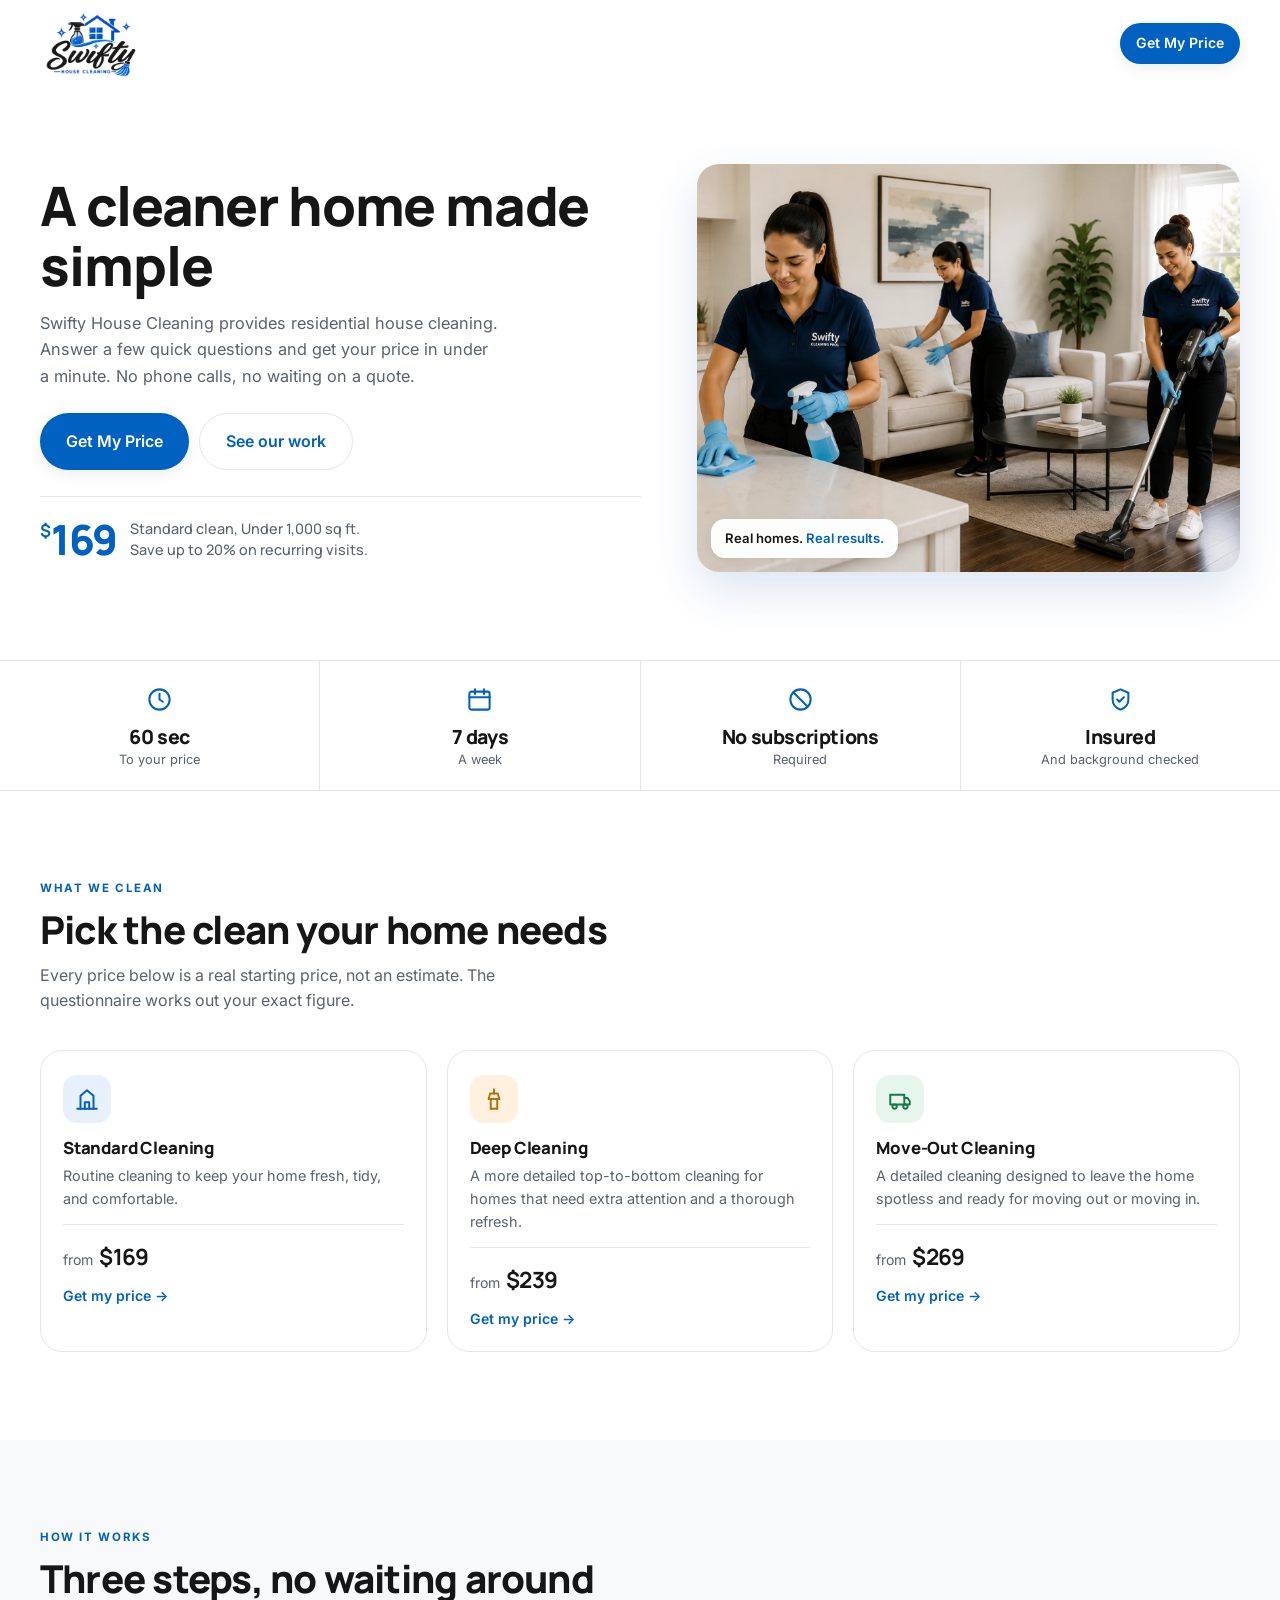
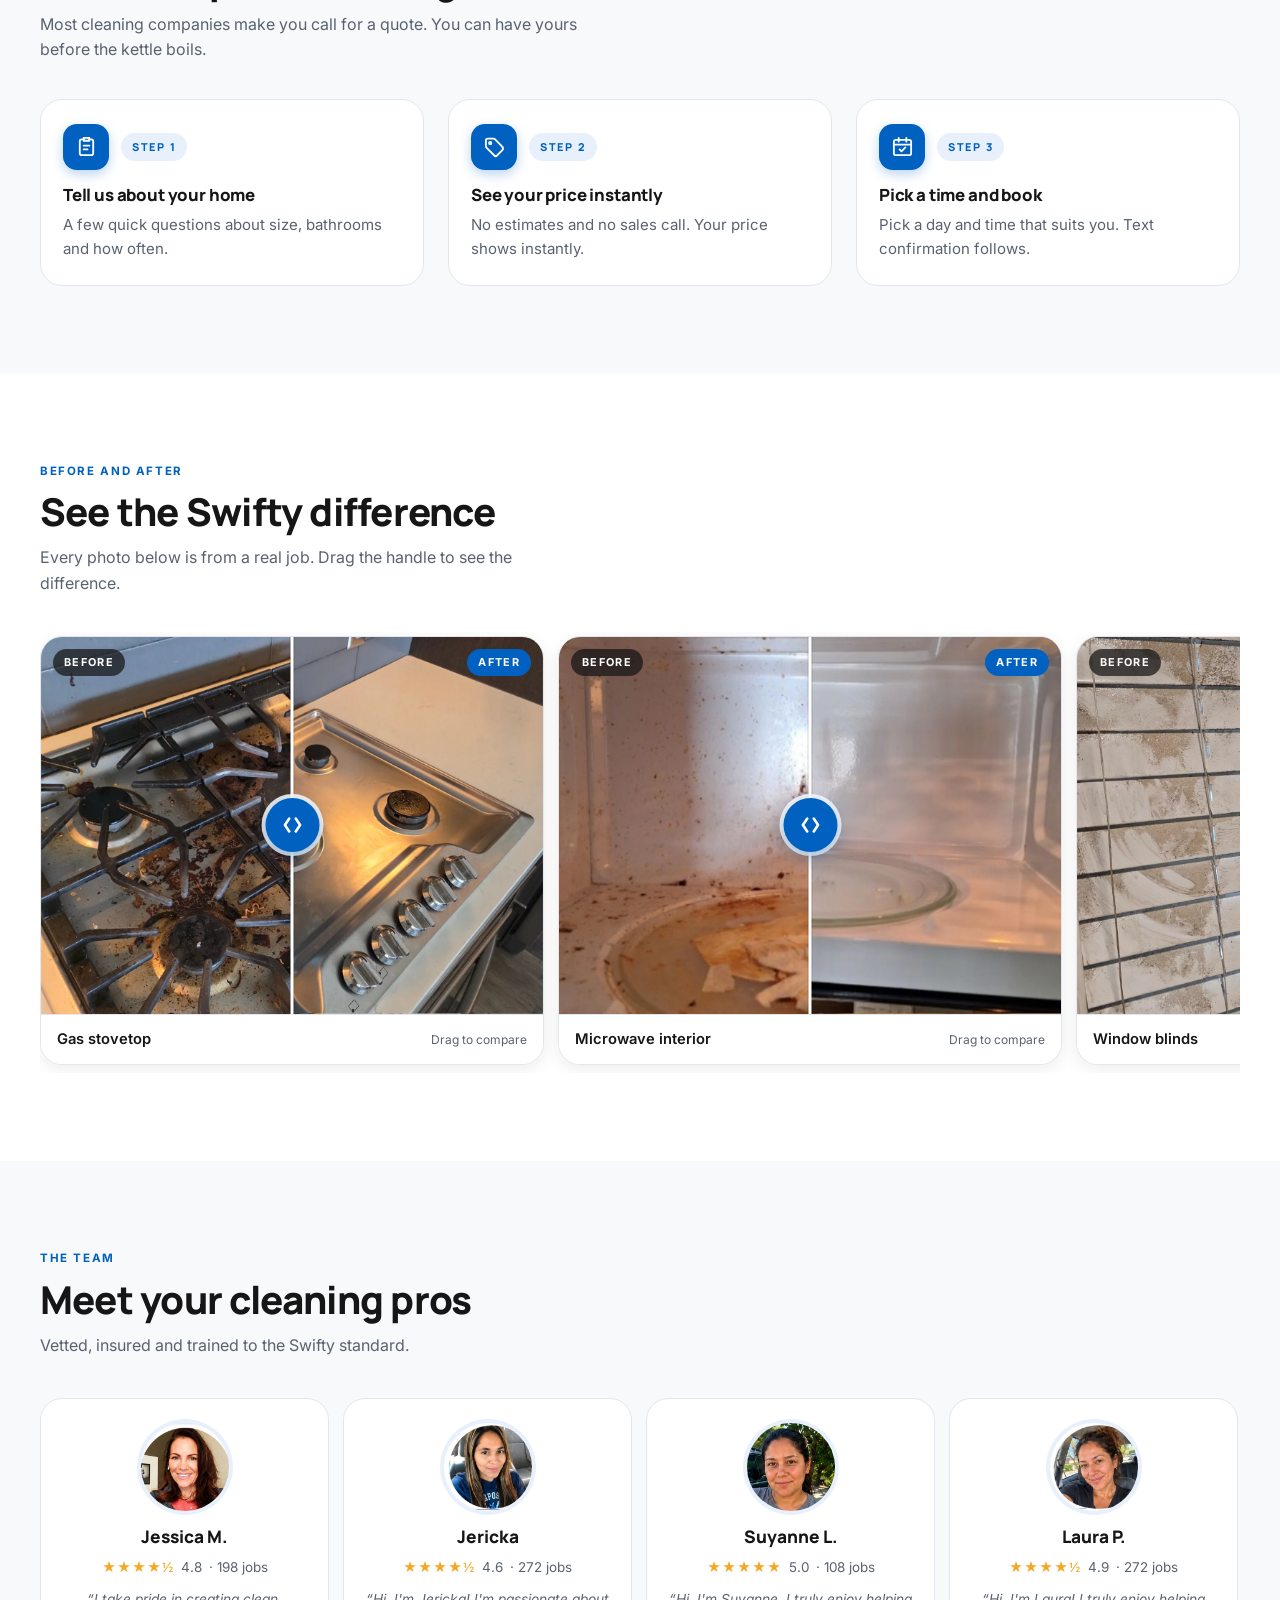
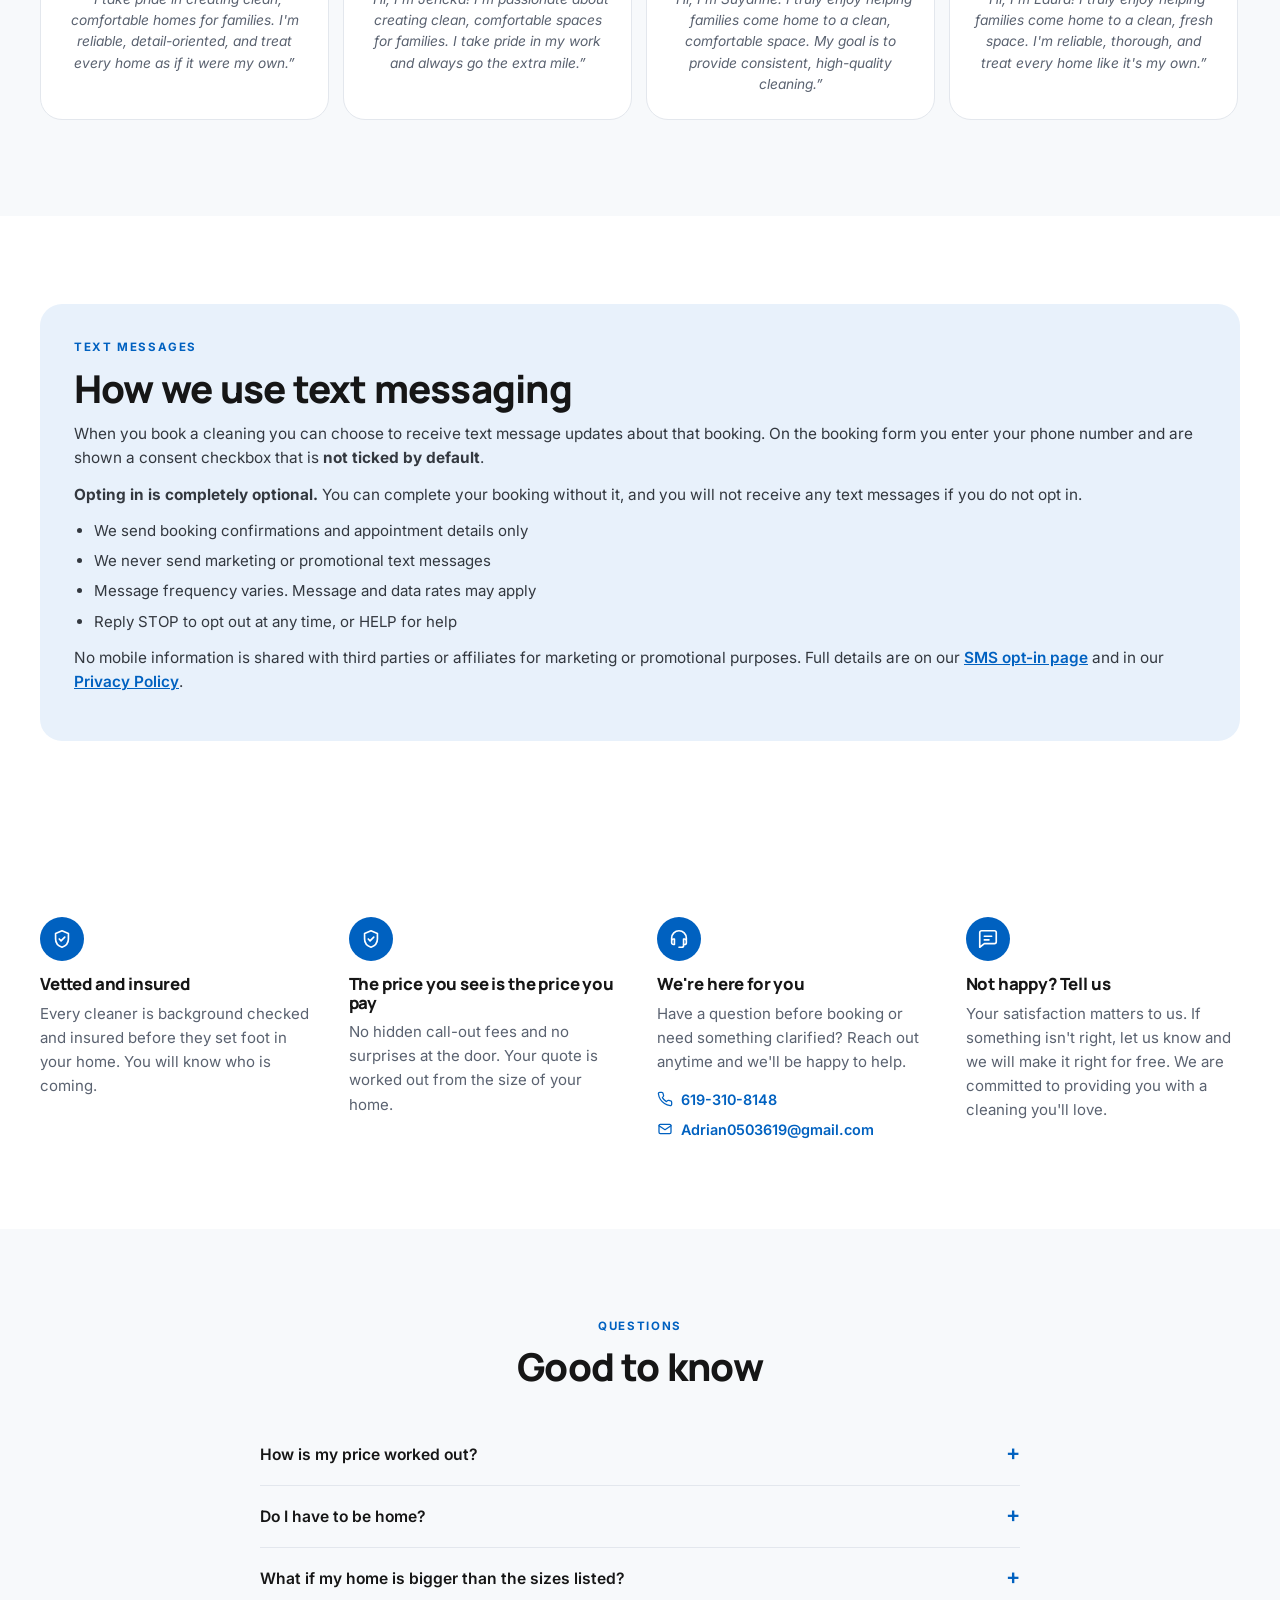
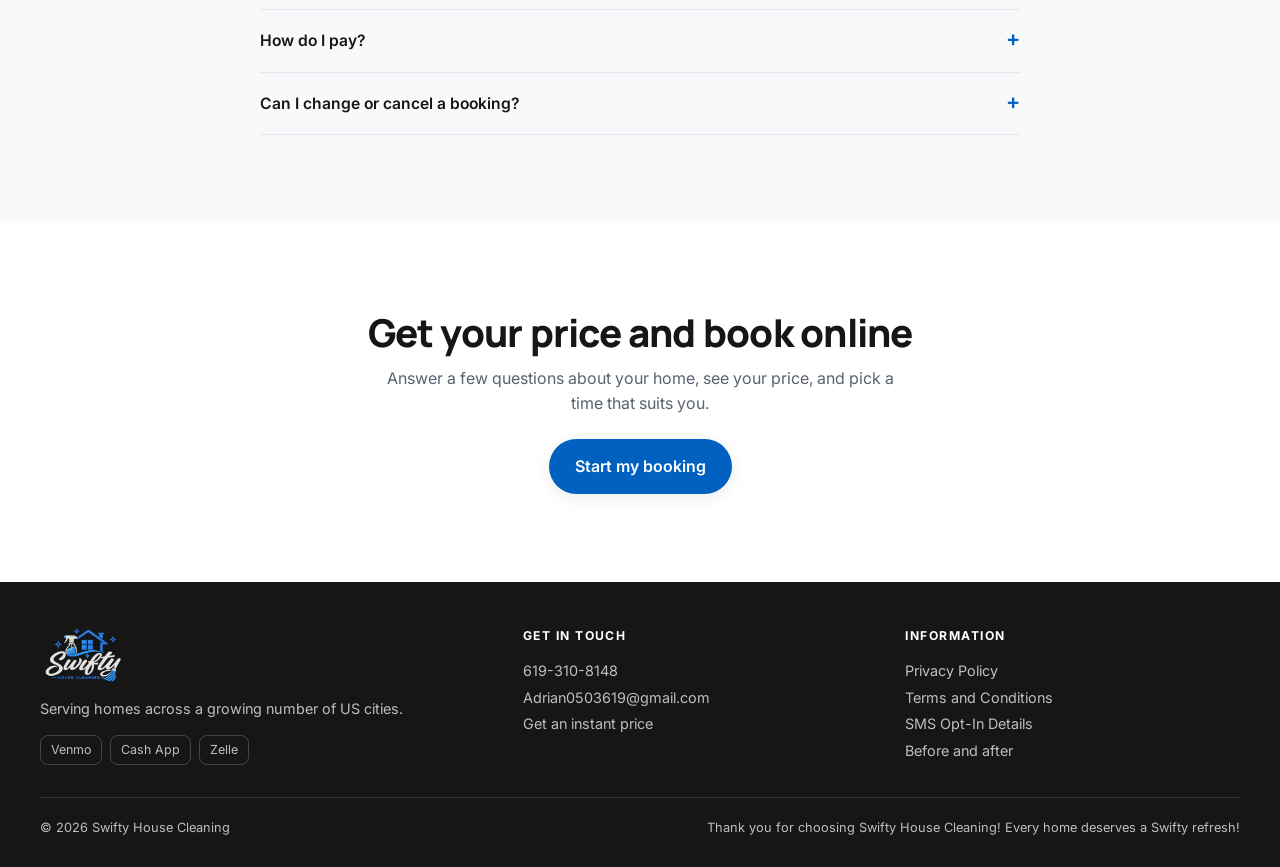
<file: index.html>
<!DOCTYPE html>
<html lang="en">
<head>
<meta charset="utf-8">
<meta name="viewport" content="width=device-width, initial-scale=1, viewport-fit=cover">
<title>Swifty House Cleaning &mdash; House Cleaning Services</title>
<meta name="description" content="Swifty House Cleaning provides residential house cleaning. Get an instant price online and book in about a minute. Standard, deep and move-out cleaning.">
<link rel="icon" href="./logo/swifty-logo.webp">
<link rel="preconnect" href="https://fonts.googleapis.com">
<link rel="preconnect" href="https://fonts.gstatic.com" crossorigin>
<link href="https://fonts.googleapis.com/css2?family=Inter:wght@400;500;600;700&family=Manrope:wght@500;600;700;800&display=swap" rel="stylesheet">
<link rel="stylesheet" href="./site.css">
</head>
<body>

<header class="header" id="header">
  <div class="wrap header__inner">
    <a class="header__logo" href="./"><img src="./logo/swifty-logo.webp" alt="Swifty House Cleaning"></a>
    <a class="btn btn--primary btn--sm" href="./book.html">Get My Price</a>
  </div>
</header>

<main>

<section class="hero">
  <div class="wrap hero__grid">
    <div>
      <h1>A cleaner home made simple</h1>
      <p class="hero__sub">Swifty House Cleaning provides residential house cleaning. Answer a
        few quick questions and get your price in under a minute. No phone calls, no waiting
        on a quote.</p>
      <div class="hero__cta">
        <a class="btn btn--primary" href="./book.html">Get My Price</a>
        <a class="btn btn--ghost" href="#proof">See our work</a>
      </div>
      <div class="hero__price">
        <div class="amt"><sup>$</sup>169</div>
        <div class="cap">Standard clean, Under 1,000 sq ft.<br>Save up to 20% on recurring visits.</div>
      </div>
    </div>
    <div class="hero__media">
      <img src="./hero/hero.webp" alt="Swifty House Cleaning cleaners working in a living room">
      <div class="hero__stamp">Real homes. <span>Real results.</span></div>
    </div>
  </div>
</section>

<section class="strip">
  <div class="strip__inner">
    <div class="strip__item">
      <span class="strip__ico"><svg viewBox="0 0 24 24" fill="none" stroke="currentColor" stroke-width="1.8" stroke-linecap="round" stroke-linejoin="round"><circle cx="12" cy="12" r="9"/><path d="M12 7v5l3 2"/></svg></span>
      <div class="k">60 sec</div><div class="v">To your price</div>
    </div>
    <div class="strip__item">
      <span class="strip__ico"><svg viewBox="0 0 24 24" fill="none" stroke="currentColor" stroke-width="1.8" stroke-linecap="round" stroke-linejoin="round"><rect x="3" y="5" width="18" height="16" rx="2"/><path d="M3 10h18"/><path d="M8 3v4"/><path d="M16 3v4"/></svg></span>
      <div class="k">7 days</div><div class="v">A week</div>
    </div>
    <div class="strip__item">
      <span class="strip__ico"><svg viewBox="0 0 24 24" fill="none" stroke="currentColor" stroke-width="1.8" stroke-linecap="round" stroke-linejoin="round"><circle cx="12" cy="12" r="9"/><path d="M5.6 5.6l12.8 12.8"/></svg></span>
      <div class="k">No subscriptions</div><div class="v">Required</div>
    </div>
    <div class="strip__item">
      <span class="strip__ico"><svg viewBox="0 0 24 24" fill="none" stroke="currentColor" stroke-width="1.8" stroke-linecap="round" stroke-linejoin="round"><path d="M12 3l7 3v6c0 4.4-3 7.6-7 9-4-1.4-7-4.6-7-9V6z"/><path d="M9 12l2 2 4-4"/></svg></span>
      <div class="k">Insured</div><div class="v">And background checked</div>
    </div>
  </div>
</section>

<section class="section" id="services">
  <div class="wrap">
    <div class="section-head">
      <div class="eyebrow">What we clean</div>
      <h2>Pick the clean your home needs</h2>
      <p class="lede">Every price below is a real starting price, not an estimate. The
        questionnaire works out your exact figure.</p>
    </div>
    <div class="cards">
      <a class="card" href="./book.html">
        <div class="card__icon"><svg viewBox="0 0 24 24" fill="none" stroke="currentColor" stroke-width="1.8" stroke-linecap="round" stroke-linejoin="round"><path d="M3 21h18"/><path d="M6 21V9l6-5 6 5v12"/><path d="M10 21v-6h4v6"/></svg></div>
        <h3>Standard Cleaning</h3>
        <p class="card__note">Routine cleaning to keep your home fresh, tidy, and comfortable.</p>
        <div class="card__price">from <strong>$169</strong></div>
        <span class="card__go">Get my price &#8594;</span>
      </a>
      <a class="card" href="./book.html">
        <div class="card__icon card__icon--1"><svg viewBox="0 0 24 24" fill="none" stroke="currentColor" stroke-width="1.8" stroke-linecap="round" stroke-linejoin="round"><path d="M12 3v4"/><path d="M8.5 7h7l1.5 5H7z"/><path d="M9 12v9"/><path d="M15 12v9"/><path d="M9 21h6"/></svg></div>
        <h3>Deep Cleaning</h3>
        <p class="card__note">A more detailed top-to-bottom cleaning for homes that need extra attention and a thorough refresh.</p>
        <div class="card__price">from <strong>$239</strong></div>
        <span class="card__go">Get my price &#8594;</span>
      </a>
      <a class="card" href="./book.html">
        <div class="card__icon card__icon--2"><svg viewBox="0 0 24 24" fill="none" stroke="currentColor" stroke-width="1.8" stroke-linecap="round" stroke-linejoin="round"><path d="M3 8h13v9H3z"/><path d="M16 11h3l2 3v3h-5"/><circle cx="7" cy="19" r="2"/><circle cx="17" cy="19" r="2"/></svg></div>
        <h3>Move-Out Cleaning</h3>
        <p class="card__note">A detailed cleaning designed to leave the home spotless and ready for moving out or moving in.</p>
        <div class="card__price">from <strong>$269</strong></div>
        <span class="card__go">Get my price &#8594;</span>
      </a>
    </div>
  </div>
</section>

<section class="section section--tint" id="how">
  <div class="wrap">
    <div class="section-head">
      <div class="eyebrow">How it works</div>
      <h2>Three steps, no waiting around</h2>
      <p class="lede">Most cleaning companies make you call for a quote. You can have yours
        before the kettle boils.</p>
    </div>
    <div class="steps">
      <div class="step">
        <div class="step__top">
          <div class="step__icon"><svg viewBox="0 0 24 24" fill="none" stroke="currentColor" stroke-width="1.9" stroke-linecap="round" stroke-linejoin="round"><path d="M9 3h6v3H9z"/><path d="M15 4.5h2a2 2 0 0 1 2 2V19a2 2 0 0 1-2 2H7a2 2 0 0 1-2-2V6.5a2 2 0 0 1 2-2h2"/><path d="M9 11h6"/><path d="M9 15h4"/></svg></div>
          <span class="step__n">Step 1</span>
        </div>
        <h3>Tell us about your home</h3>
        <p>A few quick questions about size, bathrooms and how often.</p>
      </div>
      <div class="step">
        <div class="step__top">
          <div class="step__icon"><svg viewBox="0 0 24 24" fill="none" stroke="currentColor" stroke-width="1.9" stroke-linecap="round" stroke-linejoin="round"><path d="M20.6 12.6L12.4 4.4A2 2 0 0 0 11 3.8H5a2 2 0 0 0-2 2v6a2 2 0 0 0 .6 1.4l8.2 8.2a2 2 0 0 0 2.8 0l5.6-5.6a2 2 0 0 0 0-2.8z"/><circle cx="7.5" cy="8.5" r="1.2"/></svg></div>
          <span class="step__n">Step 2</span>
        </div>
        <h3>See your price instantly</h3>
        <p>No estimates and no sales call. Your price shows instantly.</p>
      </div>
      <div class="step">
        <div class="step__top">
          <div class="step__icon"><svg viewBox="0 0 24 24" fill="none" stroke="currentColor" stroke-width="1.9" stroke-linecap="round" stroke-linejoin="round"><rect x="3" y="5" width="18" height="16" rx="2"/><path d="M3 10h18"/><path d="M8 3v4"/><path d="M16 3v4"/><path d="M9 15l2 2 4-4"/></svg></div>
          <span class="step__n">Step 3</span>
        </div>
        <h3>Pick a time and book</h3>
        <p>Pick a day and time that suits you. Text confirmation follows.</p>
      </div>
    </div>
  </div>
</section>

<section class="section" id="proof">
  <div class="wrap">
    <div class="section-head">
      <div class="eyebrow">Before and after</div>
      <h2>See the Swifty difference</h2>
      <p class="lede">Every photo below is from a real job. Drag the handle to see the difference.</p>
    </div>
  </div>
  <div class="wrap">
    <div class="slider__track">

      <article class="slide">
        <div class="compare" data-compare style="--split:50%">
          <img class="before" src="./beforeafter/ba-01-stovetop-before.webp" alt="Gas stovetop before cleaning">
          <img class="after" src="./beforeafter/ba-01-stovetop-after.webp" alt="Gas stovetop after cleaning">
          <div class="compare__layer compare__layer--b"><span class="compare__tag compare__tag--b">Before</span></div>
          <div class="compare__layer compare__layer--a"><span class="compare__tag compare__tag--a">After</span></div>
          <div class="compare__handle"><span class="compare__grip"><svg viewBox="0 0 24 24" fill="none" stroke="currentColor" stroke-width="2.4" stroke-linecap="round" stroke-linejoin="round"><path d="M9 6l-4 6 4 6"/><path d="M15 6l4 6-4 6"/></svg></span></div>
        </div>
        <div class="slide__foot"><span class="name">Gas stovetop</span><span class="hint">Drag to compare</span></div>
      </article>

      <article class="slide">
        <div class="compare" data-compare style="--split:50%">
          <img class="before" src="./beforeafter/ba-02-microwave-before.webp" alt="Microwave interior before cleaning">
          <img class="after" src="./beforeafter/ba-02-microwave-after.webp" alt="Microwave interior after cleaning">
          <div class="compare__layer compare__layer--b"><span class="compare__tag compare__tag--b">Before</span></div>
          <div class="compare__layer compare__layer--a"><span class="compare__tag compare__tag--a">After</span></div>
          <div class="compare__handle"><span class="compare__grip"><svg viewBox="0 0 24 24" fill="none" stroke="currentColor" stroke-width="2.4" stroke-linecap="round" stroke-linejoin="round"><path d="M9 6l-4 6 4 6"/><path d="M15 6l4 6-4 6"/></svg></span></div>
        </div>
        <div class="slide__foot"><span class="name">Microwave interior</span><span class="hint">Drag to compare</span></div>
      </article>

      <article class="slide">
        <div class="compare" data-compare style="--split:50%">
          <img class="before" src="./beforeafter/ba-05-blinds-before.webp" alt="Window blinds before cleaning">
          <img class="after" src="./beforeafter/ba-05-blinds-after.webp" alt="Window blinds after cleaning">
          <div class="compare__layer compare__layer--b"><span class="compare__tag compare__tag--b">Before</span></div>
          <div class="compare__layer compare__layer--a"><span class="compare__tag compare__tag--a">After</span></div>
          <div class="compare__handle"><span class="compare__grip"><svg viewBox="0 0 24 24" fill="none" stroke="currentColor" stroke-width="2.4" stroke-linecap="round" stroke-linejoin="round"><path d="M9 6l-4 6 4 6"/><path d="M15 6l4 6-4 6"/></svg></span></div>
        </div>
        <div class="slide__foot"><span class="name">Window blinds</span><span class="hint">Drag to compare</span></div>
      </article>

      <article class="slide">
        <div class="compare" data-compare style="--split:50%">
          <img class="before" src="./beforeafter/ba-03-refrigerator-before.webp" alt="Refrigerator interior before cleaning">
          <img class="after" src="./beforeafter/ba-03-refrigerator-after.webp" alt="Refrigerator interior after cleaning">
          <div class="compare__layer compare__layer--b"><span class="compare__tag compare__tag--b">Before</span></div>
          <div class="compare__layer compare__layer--a"><span class="compare__tag compare__tag--a">After</span></div>
          <div class="compare__handle"><span class="compare__grip"><svg viewBox="0 0 24 24" fill="none" stroke="currentColor" stroke-width="2.4" stroke-linecap="round" stroke-linejoin="round"><path d="M9 6l-4 6 4 6"/><path d="M15 6l4 6-4 6"/></svg></span></div>
        </div>
        <div class="slide__foot"><span class="name">Refrigerator interior</span><span class="hint">Drag to compare</span></div>
      </article>

      <article class="slide">
        <div class="compare" data-compare style="--split:50%">
          <img class="before" src="./beforeafter/ba-06-shower-valve-before.webp" alt="Shower valve before cleaning">
          <img class="after" src="./beforeafter/ba-06-shower-valve-after.webp" alt="Shower valve after cleaning">
          <div class="compare__layer compare__layer--b"><span class="compare__tag compare__tag--b">Before</span></div>
          <div class="compare__layer compare__layer--a"><span class="compare__tag compare__tag--a">After</span></div>
          <div class="compare__handle"><span class="compare__grip"><svg viewBox="0 0 24 24" fill="none" stroke="currentColor" stroke-width="2.4" stroke-linecap="round" stroke-linejoin="round"><path d="M9 6l-4 6 4 6"/><path d="M15 6l4 6-4 6"/></svg></span></div>
        </div>
        <div class="slide__foot"><span class="name">Shower valve and trim</span><span class="hint">Drag to compare</span></div>
      </article>

    </div>
  </div>
</section>

<section class="section section--tint" id="crew">
  <div class="wrap">
    <div class="section-head">
      <div class="eyebrow">The team</div>
      <h2>Meet your cleaning pros</h2>
      <p class="lede">Vetted, insured and trained to the Swifty standard.</p>
    </div>
    <div class="crew__track">
      <article class="pro">
        <img class="pro__photo" src="./cleaners/cleaner-01.webp" alt="Jessica M.">
        <div class="pro__name">Jessica M.</div>
        <div class="pro__meta"><span class="pro__stars">&#9733;&#9733;&#9733;&#9733;&#189;</span><span>4.8</span><span>&middot; 198 jobs</span></div>
        <p class="pro__quote">&ldquo;I take pride in creating clean, comfortable homes for families. I'm reliable, detail-oriented, and treat every home as if it were my own.&rdquo;</p>
      </article>
      <article class="pro">
        <img class="pro__photo" src="./cleaners/cleaner-02.webp" alt="Jericka">
        <div class="pro__name">Jericka</div>
        <div class="pro__meta"><span class="pro__stars">&#9733;&#9733;&#9733;&#9733;&#189;</span><span>4.6</span><span>&middot; 272 jobs</span></div>
        <p class="pro__quote">&ldquo;Hi, I'm Jericka! I'm passionate about creating clean, comfortable spaces for families. I take pride in my work and always go the extra mile.&rdquo;</p>
      </article>
      <article class="pro">
        <img class="pro__photo" src="./cleaners/cleaner-03.webp" alt="Suyanne L.">
        <div class="pro__name">Suyanne L.</div>
        <div class="pro__meta"><span class="pro__stars">&#9733;&#9733;&#9733;&#9733;&#9733;</span><span>5.0</span><span>&middot; 108 jobs</span></div>
        <p class="pro__quote">&ldquo;Hi, I'm Suyanne. I truly enjoy helping families come home to a clean, comfortable space. My goal is to provide consistent, high-quality cleaning.&rdquo;</p>
      </article>
      <article class="pro">
        <img class="pro__photo" src="./cleaners/cleaner-04.webp" alt="Laura P.">
        <div class="pro__name">Laura P.</div>
        <div class="pro__meta"><span class="pro__stars">&#9733;&#9733;&#9733;&#9733;&#189;</span><span>4.9</span><span>&middot; 272 jobs</span></div>
        <p class="pro__quote">&ldquo;Hi, I'm Laura! I truly enjoy helping families come home to a clean, fresh space. I'm reliable, thorough, and treat every home like it's my own.&rdquo;</p>
      </article>
      <article class="pro">
        <img class="pro__photo" src="./cleaners/cleaner-05.webp" alt="Maria G.">
        <div class="pro__name">Maria G.</div>
        <div class="pro__meta"><span class="pro__stars">&#9733;&#9733;&#9733;&#9733;&#189;</span><span>4.7</span><span>&middot; 156 jobs</span></div>
        <p class="pro__quote">&ldquo;Cleaning has always been more than just a job for me. I focus on the small details that make the biggest difference.&rdquo;</p>
      </article>
    </div>
  </div>
</section>

<section class="section" id="text-messages">
  <div class="wrap">
    <div class="smsbox">
      <div class="eyebrow">Text messages</div>
      <h2>How we use text messaging</h2>
      <p>When you book a cleaning you can choose to receive text message updates about that
        booking. On the booking form you enter your phone number and are shown a consent
        checkbox that is <strong>not ticked by default</strong>.</p>
      <p><strong>Opting in is completely optional.</strong> You can complete your booking
        without it, and you will not receive any text messages if you do not opt in.</p>
      <ul>
        <li>We send booking confirmations and appointment details only</li>
        <li>We never send marketing or promotional text messages</li>
        <li>Message frequency varies. Message and data rates may apply</li>
        <li>Reply STOP to opt out at any time, or HELP for help</li>
      </ul>
      <p>No mobile information is shared with third parties or affiliates for marketing or
        promotional purposes. Full details are on our <a href="./opt-in.html">SMS opt-in page</a>
        and in our <a href="./privacy.html">Privacy Policy</a>.</p>
    </div>
  </div>
</section>

<section class="section">
  <div class="wrap">
    <div class="promise">
      <div class="promise__item">
        <div class="promise__icon"><svg viewBox="0 0 24 24" fill="none" stroke="currentColor" stroke-width="1.8" stroke-linecap="round" stroke-linejoin="round"><path d="M12 3l7 3v6c0 4.4-3 7.6-7 9-4-1.4-7-4.6-7-9V6z"/><path d="M9 12l2 2 4-4"/></svg></div>
        <h3>Vetted and insured</h3>
        <p>Every cleaner is background checked and insured before they set foot in your home.
          You will know who is coming.</p>
      </div>
      <div class="promise__item">
        <div class="promise__icon"><svg viewBox="0 0 24 24" fill="none" stroke="currentColor" stroke-width="1.8" stroke-linecap="round" stroke-linejoin="round"><path d="M12 3l7 3v6c0 4.4-3 7.6-7 9-4-1.4-7-4.6-7-9V6z"/><path d="M9 12l2 2 4-4"/></svg></div>
        <h3>The price you see is the price you pay</h3>
        <p>No hidden call-out fees and no surprises at the door. Your quote is worked out from
          the size of your home.</p>
      </div>
      <div class="promise__item">
        <div class="promise__icon"><svg viewBox="0 0 24 24" fill="none" stroke="currentColor" stroke-width="1.8" stroke-linecap="round" stroke-linejoin="round"><path d="M4 13v-2a8 8 0 0 1 16 0v2"/><path d="M4 14a2 2 0 0 1 2-2h1v6H6a2 2 0 0 1-2-2z"/><path d="M20 14a2 2 0 0 0-2-2h-1v6h1a2 2 0 0 0 2-2z"/><path d="M17 18v1a2 2 0 0 1-2 2h-3"/></svg></div>
        <h3>We're here for you</h3>
        <p>Have a question before booking or need something clarified? Reach out anytime and
          we'll be happy to help.</p>
        <div class="promise__contact">
          <a href="tel:+16193108148"><svg viewBox="0 0 24 24" fill="none" stroke="currentColor" stroke-width="1.9" stroke-linecap="round" stroke-linejoin="round"><path d="M22 16.9v3a2 2 0 0 1-2.2 2 19.8 19.8 0 0 1-8.6-3.1 19.5 19.5 0 0 1-6-6A19.8 19.8 0 0 1 2.1 4.2 2 2 0 0 1 4.1 2h3a2 2 0 0 1 2 1.7c.1.9.4 1.8.7 2.7a2 2 0 0 1-.5 2.1L8.1 9.9a16 16 0 0 0 6 6l1.4-1.2a2 2 0 0 1 2.1-.5c.9.3 1.8.6 2.7.7a2 2 0 0 1 1.7 2z"/></svg>619-310-8148</a>
          <a href="mailto:Adrian0503619@gmail.com"><svg viewBox="0 0 24 24" fill="none" stroke="currentColor" stroke-width="1.9" stroke-linecap="round" stroke-linejoin="round"><rect x="3" y="5" width="18" height="14" rx="2"/><path d="M3 7l9 6 9-6"/></svg>Adrian0503619@gmail.com</a>
        </div>
      </div>
      <div class="promise__item">
        <div class="promise__icon"><svg viewBox="0 0 24 24" fill="none" stroke="currentColor" stroke-width="1.8" stroke-linecap="round" stroke-linejoin="round"><path d="M21 15a2 2 0 0 1-2 2H8l-5 4V5a2 2 0 0 1 2-2h14a2 2 0 0 1 2 2z"/><path d="M8 9h8"/><path d="M8 13h5"/></svg></div>
        <h3>Not happy? Tell us</h3>
        <p>Your satisfaction matters to us. If something isn't right, let us know and we will
          make it right for free. We are committed to providing you with a cleaning you'll love.</p>
      </div>
    </div>
  </div>
</section>

<section class="section section--tint">
  <div class="wrap">
    <div class="section-head" style="text-align:center">
      <div class="eyebrow">Questions</div>
      <h2>Good to know</h2>
    </div>
    <div class="faq">
      <details><summary>How is my price worked out?</summary>
        <p>By the size of your home, how many bathrooms it has, the type of clean you pick and
          how often you want us. You see the full price on screen before you give us any details.</p></details>
      <details><summary>Do I have to be home?</summary>
        <p>No. Plenty of customers leave a key or a door code. Whatever suits you.</p></details>
      <details><summary>What if my home is bigger than the sizes listed?</summary>
        <p>Anything over 6,000 sq ft gets a custom quote. Start the questionnaire and we will
          come back to you with a price.</p></details>
      <details><summary>How do I pay?</summary>
        <p>Payment is due after the cleaning has started. We accept Venmo, Cash App and Zelle.
          We do not accept cash, checks, or credit/debit cards.</p></details>
      <details><summary>Can I change or cancel a booking?</summary>
        <p>Yes. Give us a call on the number at the top of the page and we will move it for you.</p></details>
    </div>
  </div>
</section>

<section class="section bookband" id="book">
  <div class="wrap">
    <h2>Get your price and book online</h2>
    <p class="lede" style="margin-inline:auto">Answer a few questions about your home, see your
      price, and pick a time that suits you.</p>
    <a class="btn btn--primary" href="./book.html">Start my booking</a>
  </div>
</section>

</main>

<footer class="footer">
  <div class="wrap">
    <div class="footer__grid">
      <div>
        <img src="./logo/swifty-logo-ondark.webp" alt="Swifty House Cleaning">
        <p>Serving homes across a growing number of US cities.</p>
        <div class="footer__pay"><span>Venmo</span><span>Cash App</span><span>Zelle</span></div>
      </div>
      <div>
        <h4>Get in touch</h4>
        <ul>
          <li><a href="tel:+16193108148">619-310-8148</a></li>
          <li><a href="mailto:Adrian0503619@gmail.com">Adrian0503619@gmail.com</a></li>
          <li><a href="./book.html">Get an instant price</a></li>
        </ul>
      </div>
      <div>
        <h4>Information</h4>
        <ul>
          <li><a href="./privacy.html">Privacy Policy</a></li>
          <li><a href="./terms.html">Terms and Conditions</a></li>
          <li><a href="./opt-in.html">SMS Opt-In Details</a></li>
          <li><a href="#proof">Before and after</a></li>
        </ul>
      </div>
    </div>
    <div class="footer__base">
      <span>&copy; 2026 Swifty House Cleaning</span>
      <span>Thank you for choosing Swifty House Cleaning! Every home deserves a Swifty refresh!</span>
    </div>
  </div>
</footer>

<script>
(function(){
  'use strict';

  document.querySelectorAll('[data-compare]').forEach(function(box){
    var handle = box.querySelector('.compare__handle');
    if(!handle) return;
    var dragging=false, rect=null, pending=null, frame=null;

    function apply(){ frame=null; if(pending===null) return;
      box.style.setProperty('--split', pending+'%'); pending=null; }
    function setSplit(p){ pending=Math.max(2,Math.min(98,p));
      if(!frame) frame=requestAnimationFrame(apply); }
    function fromX(x){ if(!rect) rect=box.getBoundingClientRect();
      setSplit(((x-rect.left)/rect.width)*100); }
    function start(x){ dragging=true; rect=box.getBoundingClientRect();
      if(typeof x==='number') fromX(x); }
    function stop(){ dragging=false; rect=null; }

    handle.addEventListener('pointerdown',function(e){
      start(e.clientX);
      try{ handle.setPointerCapture(e.pointerId); }catch(err){}
      e.preventDefault(); e.stopPropagation();
    });
    document.addEventListener('pointermove',function(e){
      if(!dragging) return; fromX(e.clientX); e.preventDefault();
    },{passive:false});
    ['pointerup','pointercancel'].forEach(function(ev){
      document.addEventListener(ev,stop);
    });

    handle.addEventListener('touchstart',function(e){
      if(!e.touches.length) return;
      start(e.touches[0].clientX); e.preventDefault(); e.stopPropagation();
    },{passive:false});
    document.addEventListener('touchmove',function(e){
      if(!dragging||!e.touches.length) return;
      fromX(e.touches[0].clientX); e.preventDefault();
    },{passive:false});
    ['touchend','touchcancel'].forEach(function(ev){
      document.addEventListener(ev,stop);
    });

    box.addEventListener('click',function(e){
      if(handle.contains(e.target)) return;
      rect=box.getBoundingClientRect(); fromX(e.clientX); rect=null;
    });
  });

  var header=document.getElementById('header');
  window.addEventListener('scroll',function(){
    if(header) header.classList.toggle('is-stuck',(window.scrollY||0)>8);
  },{passive:true});
})();
</script>

</body>
</html>
</file>
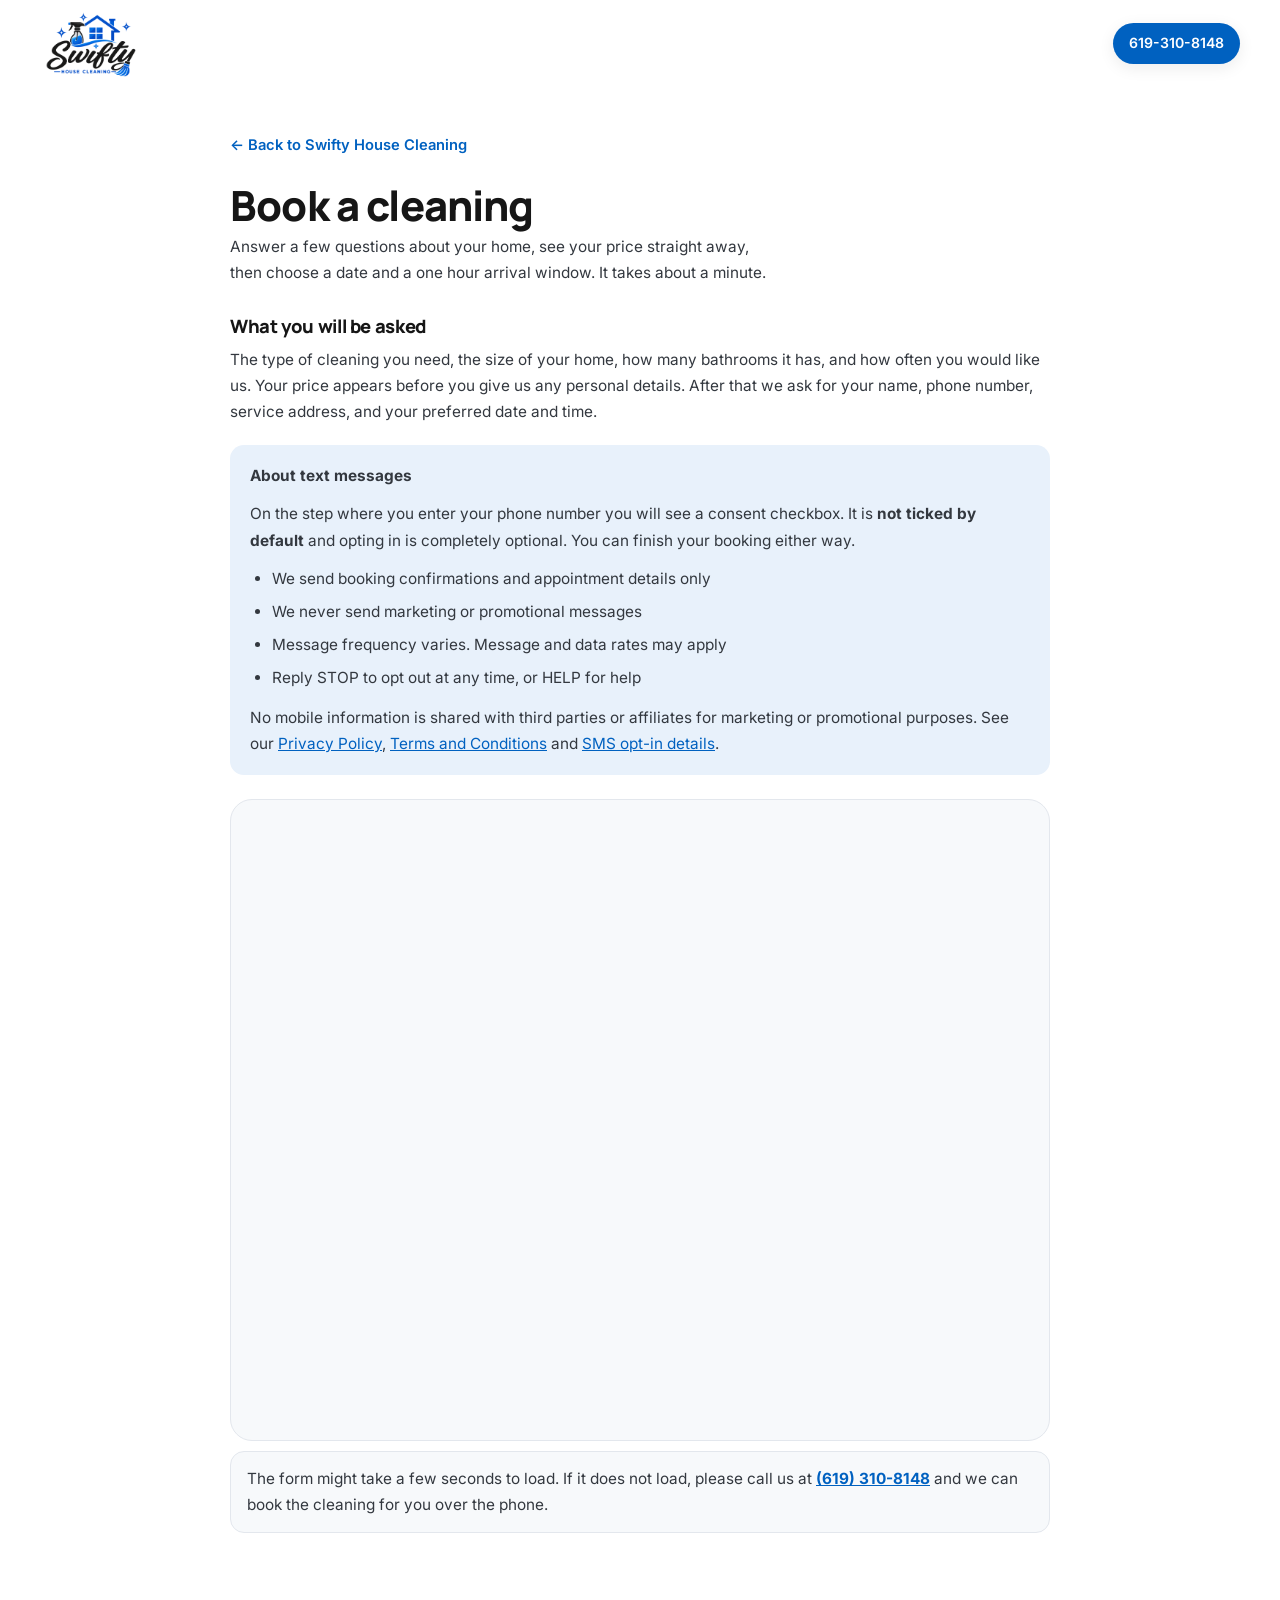
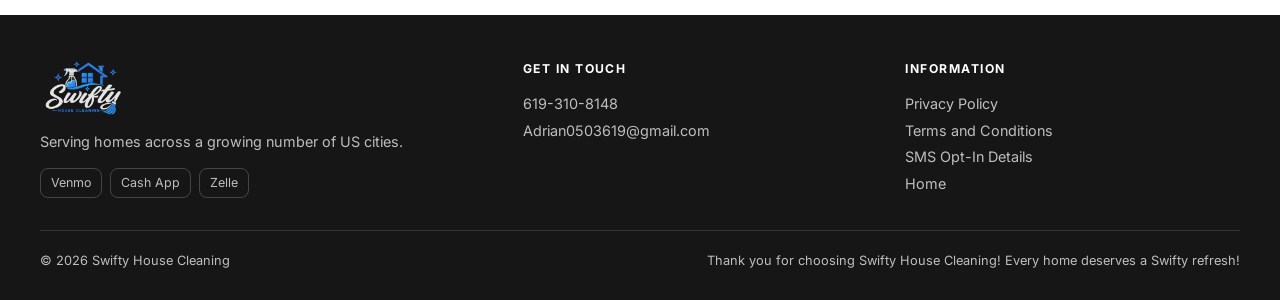
<file: book.html>
<!DOCTYPE html>
<html lang="en">
<head>
<meta charset="utf-8">
<meta name="viewport" content="width=device-width, initial-scale=1, viewport-fit=cover">
<title>Book a Cleaning &mdash; Swifty House Cleaning</title>
<meta name="description" content="Book a house cleaning with Swifty House Cleaning. Answer a few questions, see your price instantly, and choose a date and arrival window.">
<link rel="icon" href="./logo/swifty-logo.webp">
<link rel="preconnect" href="https://fonts.googleapis.com">
<link rel="preconnect" href="https://fonts.gstatic.com" crossorigin>
<link href="https://fonts.googleapis.com/css2?family=Inter:wght@400;500;600;700&family=Manrope:wght@500;600;700;800&display=swap" rel="stylesheet">
<link rel="stylesheet" href="./site.css">
</head>
<body>

<header class="header">
  <div class="wrap header__inner">
    <a class="header__logo" href="./"><img src="./logo/swifty-logo.webp" alt="Swifty House Cleaning"></a>
    <a class="btn btn--primary btn--sm" href="tel:+16193108148">619-310-8148</a>
  </div>
</header>

<main class="wrap">
  <div class="page">

    <a class="back" href="./">&#8592; Back to Swifty House Cleaning</a>

    <h1>Book a cleaning</h1>
    <p class="lede">Answer a few questions about your home, see your price straight away, then
      choose a date and a one hour arrival window. It takes about a minute.</p>

    <h2>What you will be asked</h2>
    <p>The type of cleaning you need, the size of your home, how many bathrooms it has, and how
      often you would like us. Your price appears before you give us any personal details.
      After that we ask for your name, phone number, service address, and your preferred date
      and time.</p>

    <div class="box">
      <p><strong>About text messages</strong></p>
      <p>On the step where you enter your phone number you will see a consent checkbox. It is
        <strong>not ticked by default</strong> and opting in is completely optional. You can
        finish your booking either way.</p>
      <ul>
        <li>We send booking confirmations and appointment details only</li>
        <li>We never send marketing or promotional messages</li>
        <li>Message frequency varies. Message and data rates may apply</li>
        <li>Reply STOP to opt out at any time, or HELP for help</li>
      </ul>
      <p>No mobile information is shared with third parties or affiliates for marketing or
        promotional purposes. See our <a href="./privacy.html">Privacy Policy</a>,
        <a href="./terms.html">Terms and Conditions</a> and
        <a href="./opt-in.html">SMS opt-in details</a>.</p>
    </div>

    <div class="frame" id="bookFrameWrap">
      <iframe id="bookFrame" title="Swifty House Cleaning booking form"
        src="https://script.google.com/macros/s/AKfycbzqrxPmzsFwn7c91DV2QQRD4fdnMlbEUDbpg3ehrnO_8T-sRW3ERwbFbPHDrUto1-A1hQ/exec?page=book"></iframe>
    </div>
    <p class="frame__note">The form might take a few seconds to load. If it does not load,
      please call us at <a href="tel:+16193108148">(619) 310-8148</a> and we can book the
      cleaning for you over the phone.</p>

  </div>
</main>

<footer class="footer">
  <div class="wrap">
    <div class="footer__grid">
      <div>
        <img src="./logo/swifty-logo-ondark.webp" alt="Swifty House Cleaning">
        <p>Serving homes across a growing number of US cities.</p>
        <div class="footer__pay"><span>Venmo</span><span>Cash App</span><span>Zelle</span></div>
      </div>
      <div>
        <h4>Get in touch</h4>
        <ul>
          <li><a href="tel:+16193108148">619-310-8148</a></li>
          <li><a href="mailto:Adrian0503619@gmail.com">Adrian0503619@gmail.com</a></li>
        </ul>
      </div>
      <div>
        <h4>Information</h4>
        <ul>
          <li><a href="./privacy.html">Privacy Policy</a></li>
          <li><a href="./terms.html">Terms and Conditions</a></li>
          <li><a href="./opt-in.html">SMS Opt-In Details</a></li>
          <li><a href="./">Home</a></li>
        </ul>
      </div>
    </div>
    <div class="footer__base">
      <span>&copy; 2026 Swifty House Cleaning</span>
      <span>Thank you for choosing Swifty House Cleaning! Every home deserves a Swifty refresh!</span>
    </div>
  </div>
</footer>

<script>
  /* The form reports its own height, so the frame is never taller than the
     questionnaire and the form never sits in a pool of empty space. */
  window.addEventListener('message', function (e) {
    var h = e && e.data && e.data.swiftyHeight;
    if (!h || h < 300) return;
    var f = document.getElementById('bookFrame');
    var w = document.getElementById('bookFrameWrap');
    if (f) f.style.height = h + 'px';
    if (w) w.style.minHeight = (h + 20) + 'px';
  });
</script>

</body>
</html>
</file>
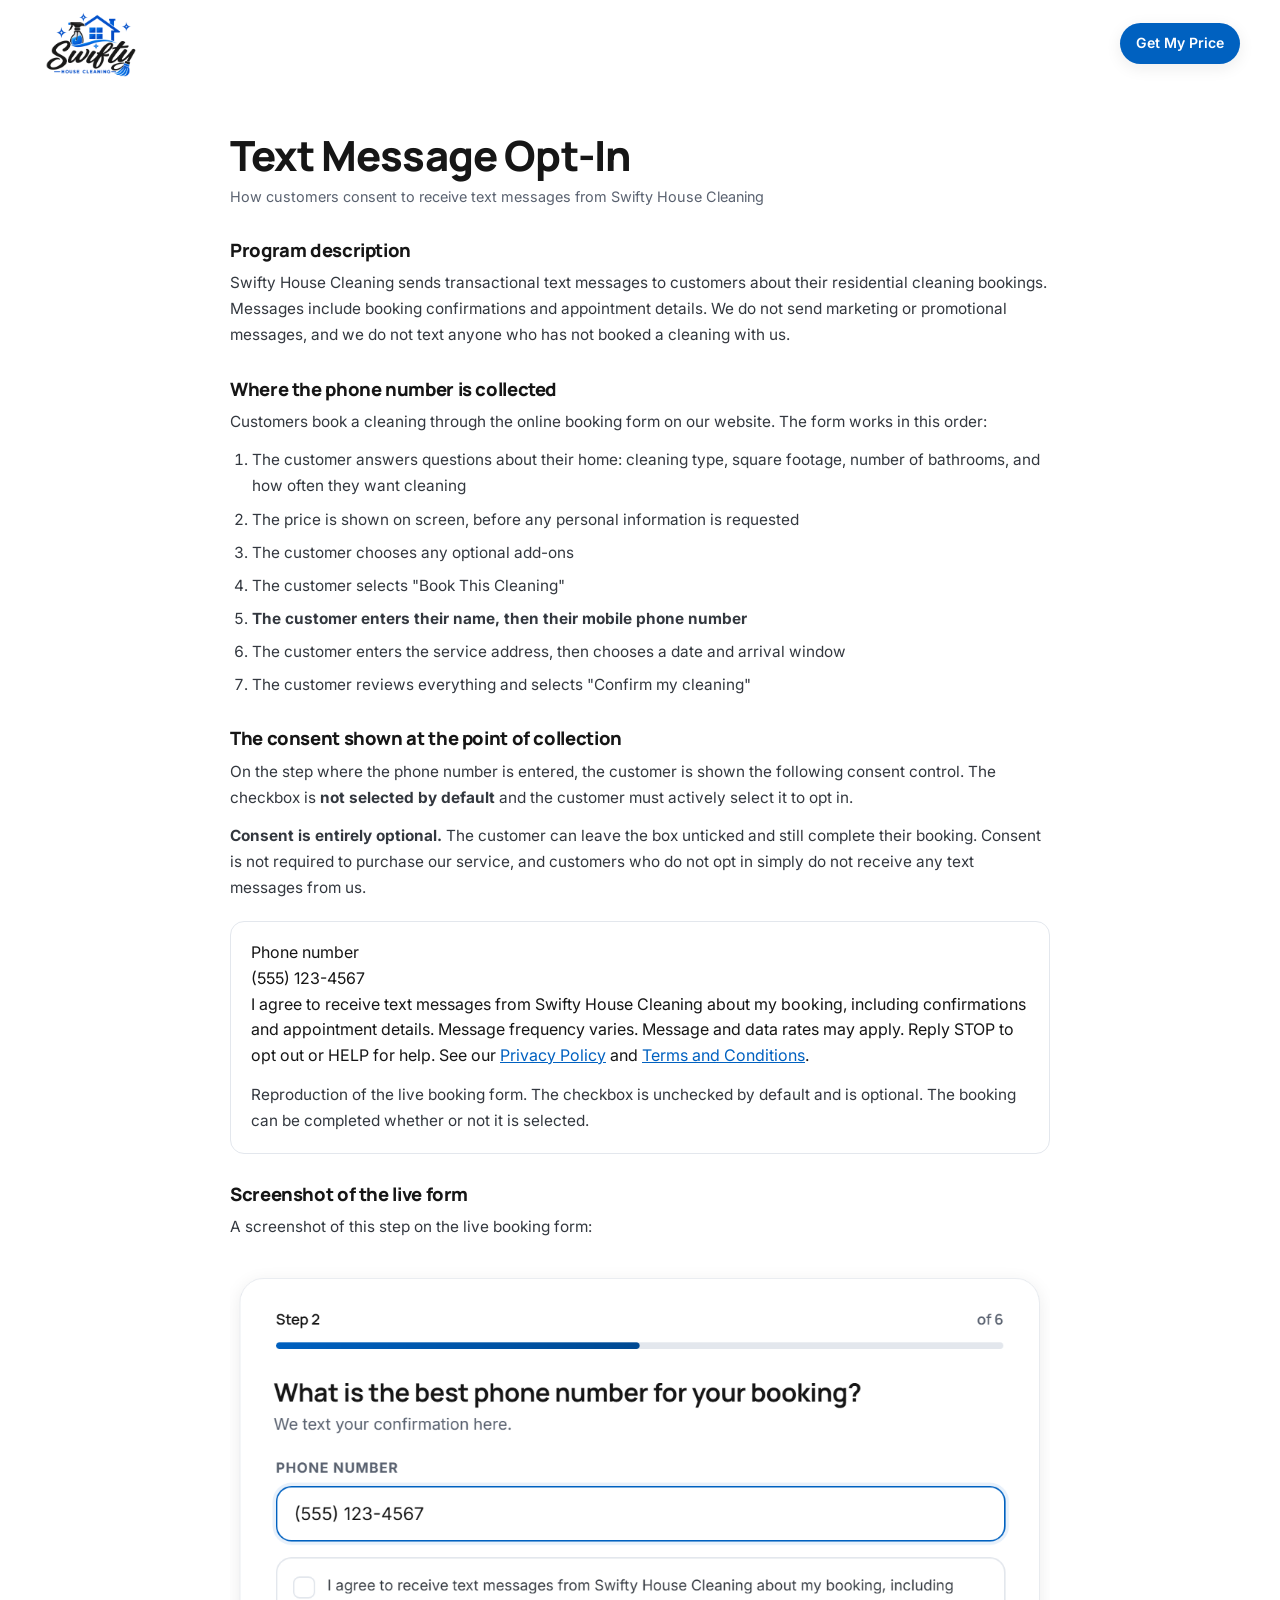
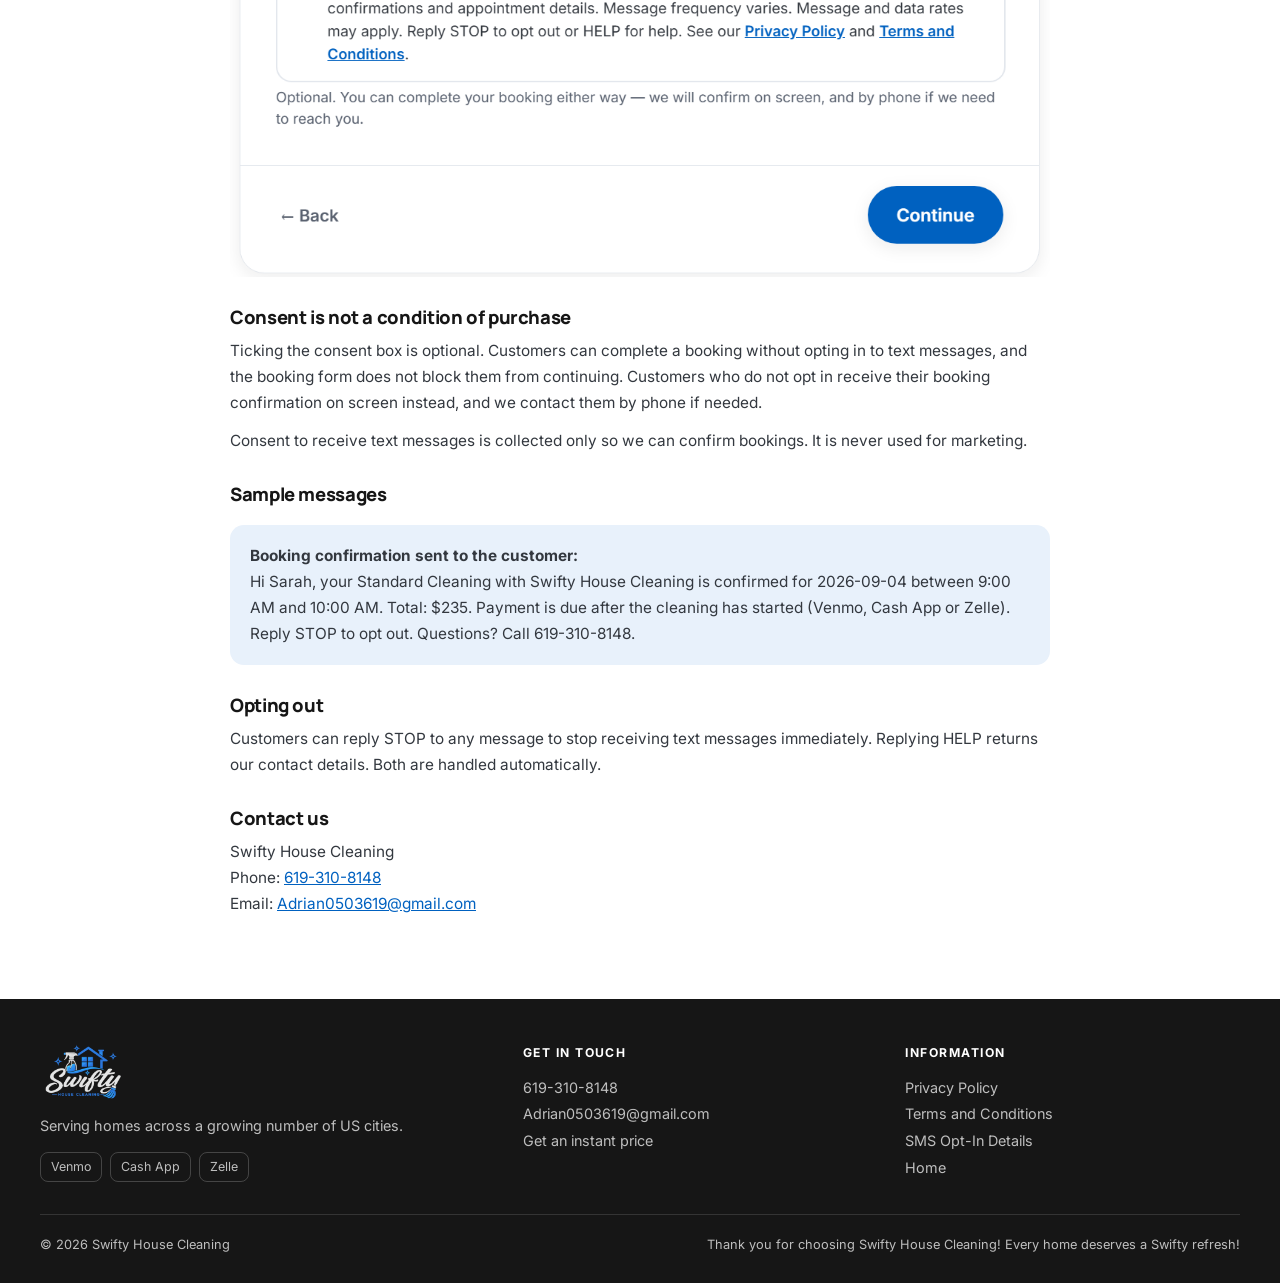
<file: opt-in.html>
<!DOCTYPE html>
<html lang="en">
<head>
<meta charset="utf-8">
<meta name="viewport" content="width=device-width, initial-scale=1">
<title>Text Message Opt-In — Swifty House Cleaning</title>
<meta name="description" content="How customers opt in to receive text messages from Swifty House Cleaning, including the consent language shown at the point of phone number collection.">
<link rel="preconnect" href="https://fonts.googleapis.com">
<link rel="preconnect" href="https://fonts.gstatic.com" crossorigin>
<link href="https://fonts.googleapis.com/css2?family=Inter:wght@400;500;600;700&family=Manrope:wght@500;600;700;800&display=swap" rel="stylesheet">
<link rel="stylesheet" href="./site.css">
</head>
<body>

<header class="header">
  <div class="wrap header__inner">
    <a class="header__logo" href="./"><img src="./logo/swifty-logo.webp" alt="Swifty House Cleaning"></a>
    <a class="btn btn--primary btn--sm" href="./book.html">Get My Price</a>
  </div>
</header>

<main class="wrap"><div class="page">

<h1>Text Message Opt-In</h1>
<div class="updated">How customers consent to receive text messages from Swifty House Cleaning</div>

<h2>Program description</h2>
<p>Swifty House Cleaning sends transactional text messages to customers about their residential
cleaning bookings. Messages include booking confirmations and appointment details. We do not
send marketing or promotional messages, and we do not text anyone who has not booked a cleaning
with us.</p>

<h2>Where the phone number is collected</h2>
<p>Customers book a cleaning through the online booking form on our website. The form works in
this order:</p>
<ol>
  <li>The customer answers questions about their home: cleaning type, square footage, number of
      bathrooms, and how often they want cleaning</li>
  <li>The price is shown on screen, before any personal information is requested</li>
  <li>The customer chooses any optional add-ons</li>
  <li>The customer selects "Book This Cleaning"</li>
  <li><strong>The customer enters their name, then their mobile phone number</strong></li>
  <li>The customer enters the service address, then chooses a date and arrival window</li>
  <li>The customer reviews everything and selects "Confirm my cleaning"</li>
</ol>

<h2>The consent shown at the point of collection</h2>
<p>On the step where the phone number is entered, the customer is shown the following consent
control. The checkbox is <strong>not selected by default</strong> and the customer must actively
select it to opt in.</p>

<p><strong>Consent is entirely optional.</strong> The customer can leave the box unticked and
still complete their booking. Consent is not required to purchase our service, and customers
who do not opt in simply do not receive any text messages from us.</p>

<div class="box" style="background:#fff;border:1px solid var(--line)">
  <span class="demo__label">Phone number</span>
  <div class="demo__input">(555) 123-4567</div>

  <div class="demo__consent">
    <div class="demo__box"></div>
    <div class="demo__text">
      I agree to receive text messages from Swifty House Cleaning about my booking, including
      confirmations and appointment details. Message frequency varies. Message and data rates
      may apply. Reply STOP to opt out or HELP for help. See our
      <a href="./privacy.html">Privacy Policy</a> and
      <a href="./terms.html">Terms and Conditions</a>.
    </div>
  </div>

  <p class="note" style="margin-top:14px">
    Reproduction of the live booking form. The checkbox is unchecked by default and is optional.
    The booking can be completed whether or not it is selected.
  </p>
</div>

<h2>Screenshot of the live form</h2>
<p>A screenshot of this step on the live booking form:</p>
<img class="shot" src="./optin-screenshot.png" alt="Screenshot of the Swifty House Cleaning booking form showing the phone number field and the unchecked text message consent checkbox">

<h2>Consent is not a condition of purchase</h2>
<p>Ticking the consent box is optional. Customers can complete a booking without opting in to
text messages, and the booking form does not block them from continuing. Customers who do not
opt in receive their booking confirmation on screen instead, and we contact them by phone if
needed.</p>
<p>Consent to receive text messages is collected only so we can confirm bookings. It is never
used for marketing.</p>

<h2>Sample messages</h2>
<div class="box">
  <p><strong>Booking confirmation sent to the customer:</strong><br>
  Hi Sarah, your Standard Cleaning with Swifty House Cleaning is confirmed for 2026-09-04
  between 9:00 AM and 10:00 AM. Total: $235. Payment is due after the cleaning has started
  (Venmo, Cash App or Zelle). Reply STOP to opt out. Questions? Call 619-310-8148.</p>
</div>

<h2>Opting out</h2>
<p>Customers can reply STOP to any message to stop receiving text messages immediately. Replying
HELP returns our contact details. Both are handled automatically.</p>

<h2>Contact us</h2>
<p>
  Swifty House Cleaning<br>
  Phone: <a href="tel:+16193108148">619-310-8148</a><br>
  Email: <a href="mailto:Adrian0503619@gmail.com">Adrian0503619@gmail.com</a>
</p>

</div></main>

<footer class="footer">
  <div class="wrap">
    <div class="footer__grid">
      <div>
        <img src="./logo/swifty-logo-ondark.webp" alt="Swifty House Cleaning">
        <p>Serving homes across a growing number of US cities.</p>
        <div class="footer__pay"><span>Venmo</span><span>Cash App</span><span>Zelle</span></div>
      </div>
      <div>
        <h4>Get in touch</h4>
        <ul>
          <li><a href="tel:+16193108148">619-310-8148</a></li>
          <li><a href="mailto:Adrian0503619@gmail.com">Adrian0503619@gmail.com</a></li>
          <li><a href="./book.html">Get an instant price</a></li>
        </ul>
      </div>
      <div>
        <h4>Information</h4>
        <ul>
          <li><a href="./privacy.html">Privacy Policy</a></li>
          <li><a href="./terms.html">Terms and Conditions</a></li>
          <li><a href="./opt-in.html">SMS Opt-In Details</a></li>
          <li><a href="./">Home</a></li>
        </ul>
      </div>
    </div>
    <div class="footer__base">
      <span>&copy; 2026 Swifty House Cleaning</span>
      <span>Thank you for choosing Swifty House Cleaning! Every home deserves a Swifty refresh!</span>
    </div>
  </div>
</footer>

</body>
</html>
</file>
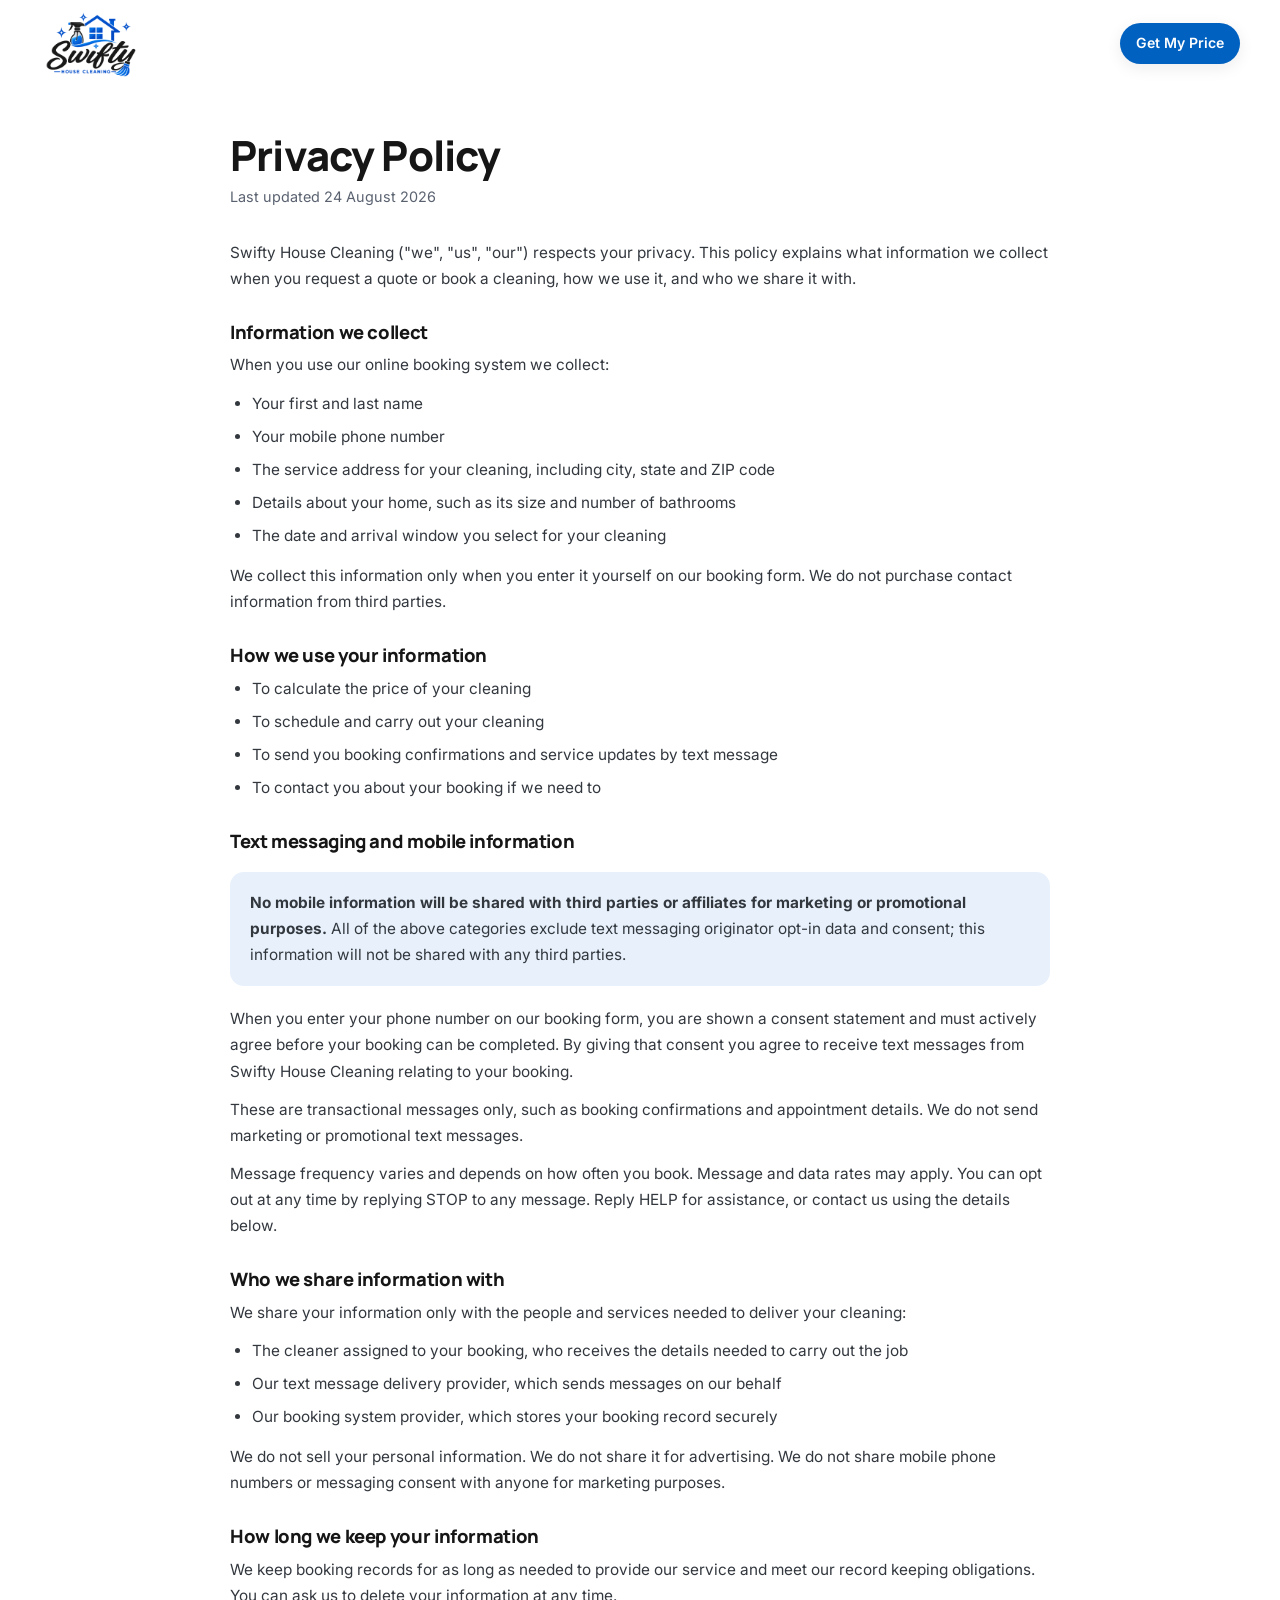
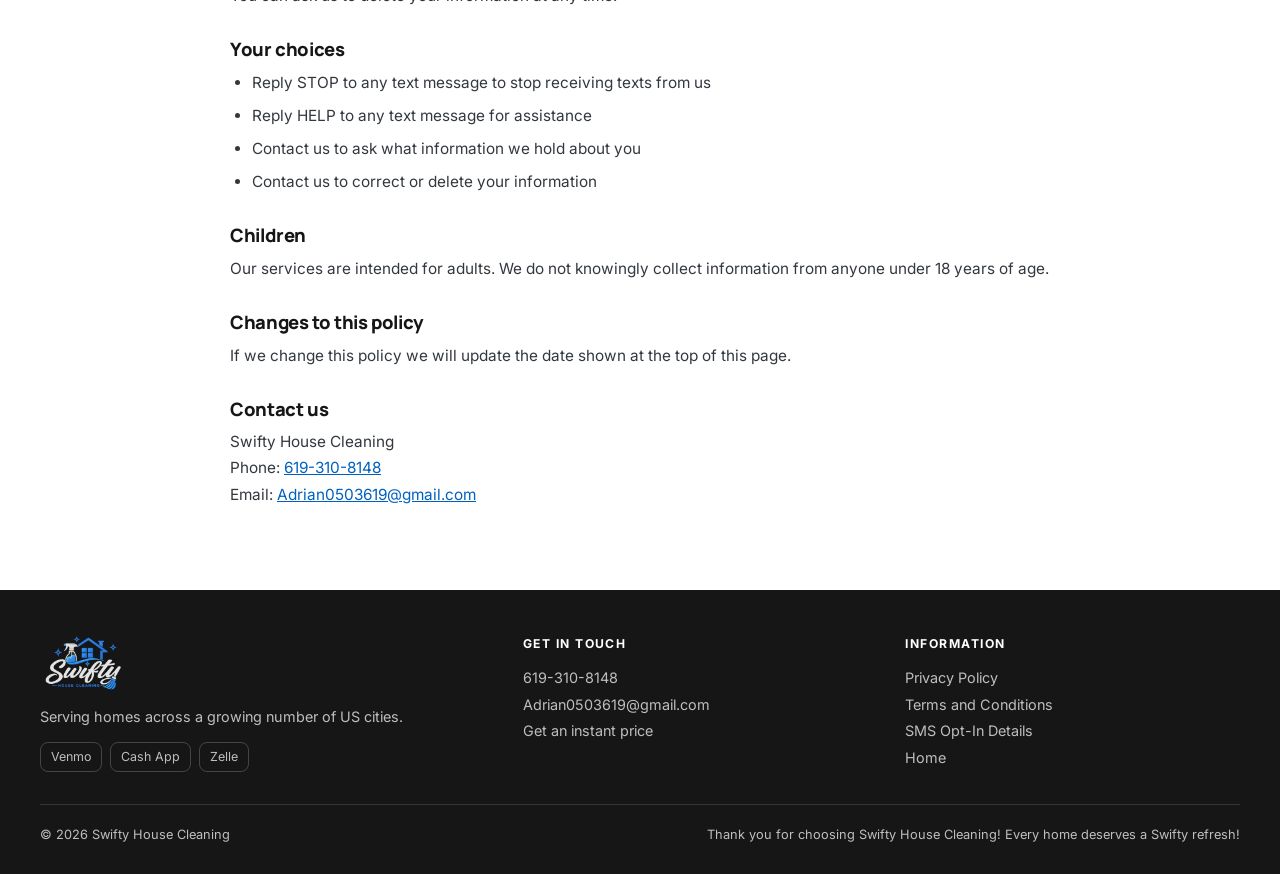
<file: privacy.html>
<!DOCTYPE html>
<html lang="en">
<head>
<meta charset="utf-8">
<meta name="viewport" content="width=device-width, initial-scale=1">
<title>Privacy Policy — Swifty House Cleaning</title>
<meta name="description" content="Privacy Policy for Swifty House Cleaning, including how we handle mobile phone numbers and text messaging consent.">
<link rel="preconnect" href="https://fonts.googleapis.com">
<link rel="preconnect" href="https://fonts.gstatic.com" crossorigin>
<link href="https://fonts.googleapis.com/css2?family=Inter:wght@400;500;600;700&family=Manrope:wght@500;600;700;800&display=swap" rel="stylesheet">
<link rel="stylesheet" href="./site.css">
</head>
<body>

<header class="header">
  <div class="wrap header__inner">
    <a class="header__logo" href="./"><img src="./logo/swifty-logo.webp" alt="Swifty House Cleaning"></a>
    <a class="btn btn--primary btn--sm" href="./book.html">Get My Price</a>
  </div>
</header>

<main class="wrap"><div class="page">

<h1>Privacy Policy</h1>
<div class="updated">Last updated 24 August 2026</div>

<p>Swifty House Cleaning ("we", "us", "our") respects your privacy. This policy explains what
information we collect when you request a quote or book a cleaning, how we use it, and who we
share it with.</p>

<h2>Information we collect</h2>
<p>When you use our online booking system we collect:</p>
<ul>
  <li>Your first and last name</li>
  <li>Your mobile phone number</li>
  <li>The service address for your cleaning, including city, state and ZIP code</li>
  <li>Details about your home, such as its size and number of bathrooms</li>
  <li>The date and arrival window you select for your cleaning</li>
</ul>
<p>We collect this information only when you enter it yourself on our booking form. We do not
purchase contact information from third parties.</p>

<h2>How we use your information</h2>
<ul>
  <li>To calculate the price of your cleaning</li>
  <li>To schedule and carry out your cleaning</li>
  <li>To send you booking confirmations and service updates by text message</li>
  <li>To contact you about your booking if we need to</li>
</ul>

<h2>Text messaging and mobile information</h2>

<div class="box">
  <p><strong>No mobile information will be shared with third parties or affiliates for
  marketing or promotional purposes.</strong> All of the above categories exclude text
  messaging originator opt-in data and consent; this information will not be shared with
  any third parties.</p>
</div>

<p>When you enter your phone number on our booking form, you are shown a consent statement and
must actively agree before your booking can be completed. By giving that consent you agree to
receive text messages from Swifty House Cleaning relating to your booking.</p>

<p>These are transactional messages only, such as booking confirmations and appointment
details. We do not send marketing or promotional text messages.</p>

<p>Message frequency varies and depends on how often you book. Message and data rates may
apply. You can opt out at any time by replying STOP to any message. Reply HELP for assistance,
or contact us using the details below.</p>

<h2>Who we share information with</h2>
<p>We share your information only with the people and services needed to deliver your cleaning:</p>
<ul>
  <li>The cleaner assigned to your booking, who receives the details needed to carry out the job</li>
  <li>Our text message delivery provider, which sends messages on our behalf</li>
  <li>Our booking system provider, which stores your booking record securely</li>
</ul>
<p>We do not sell your personal information. We do not share it for advertising. We do not
share mobile phone numbers or messaging consent with anyone for marketing purposes.</p>

<h2>How long we keep your information</h2>
<p>We keep booking records for as long as needed to provide our service and meet our record
keeping obligations. You can ask us to delete your information at any time.</p>

<h2>Your choices</h2>
<ul>
  <li>Reply STOP to any text message to stop receiving texts from us</li>
  <li>Reply HELP to any text message for assistance</li>
  <li>Contact us to ask what information we hold about you</li>
  <li>Contact us to correct or delete your information</li>
</ul>

<h2>Children</h2>
<p>Our services are intended for adults. We do not knowingly collect information from anyone
under 18 years of age.</p>

<h2>Changes to this policy</h2>
<p>If we change this policy we will update the date shown at the top of this page.</p>

<h2>Contact us</h2>
<p>
  Swifty House Cleaning<br>
  Phone: <a href="tel:+16193108148">619-310-8148</a><br>
  Email: <a href="mailto:Adrian0503619@gmail.com">Adrian0503619@gmail.com</a>
</p>

</div></main>

<footer class="footer">
  <div class="wrap">
    <div class="footer__grid">
      <div>
        <img src="./logo/swifty-logo-ondark.webp" alt="Swifty House Cleaning">
        <p>Serving homes across a growing number of US cities.</p>
        <div class="footer__pay"><span>Venmo</span><span>Cash App</span><span>Zelle</span></div>
      </div>
      <div>
        <h4>Get in touch</h4>
        <ul>
          <li><a href="tel:+16193108148">619-310-8148</a></li>
          <li><a href="mailto:Adrian0503619@gmail.com">Adrian0503619@gmail.com</a></li>
          <li><a href="./book.html">Get an instant price</a></li>
        </ul>
      </div>
      <div>
        <h4>Information</h4>
        <ul>
          <li><a href="./privacy.html">Privacy Policy</a></li>
          <li><a href="./terms.html">Terms and Conditions</a></li>
          <li><a href="./opt-in.html">SMS Opt-In Details</a></li>
          <li><a href="./">Home</a></li>
        </ul>
      </div>
    </div>
    <div class="footer__base">
      <span>&copy; 2026 Swifty House Cleaning</span>
      <span>Thank you for choosing Swifty House Cleaning! Every home deserves a Swifty refresh!</span>
    </div>
  </div>
</footer>

</body>
</html>
</file>
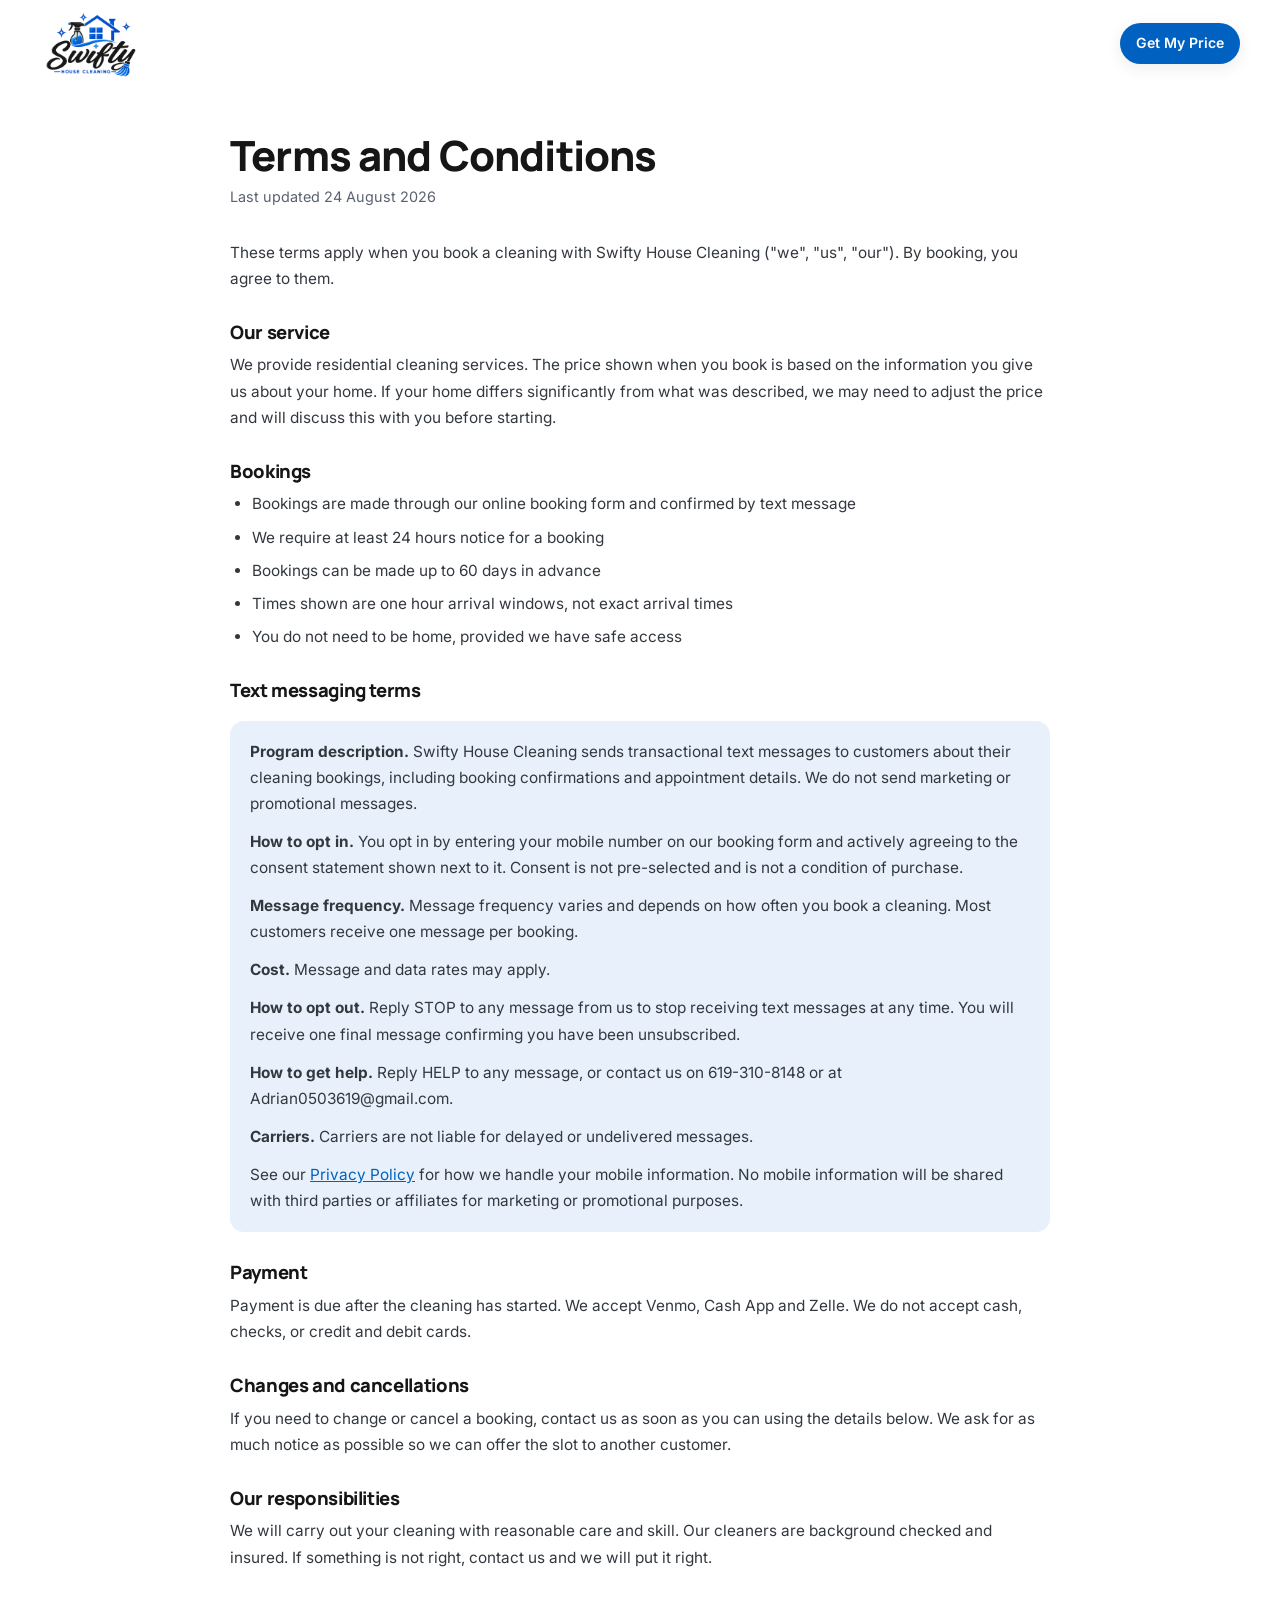
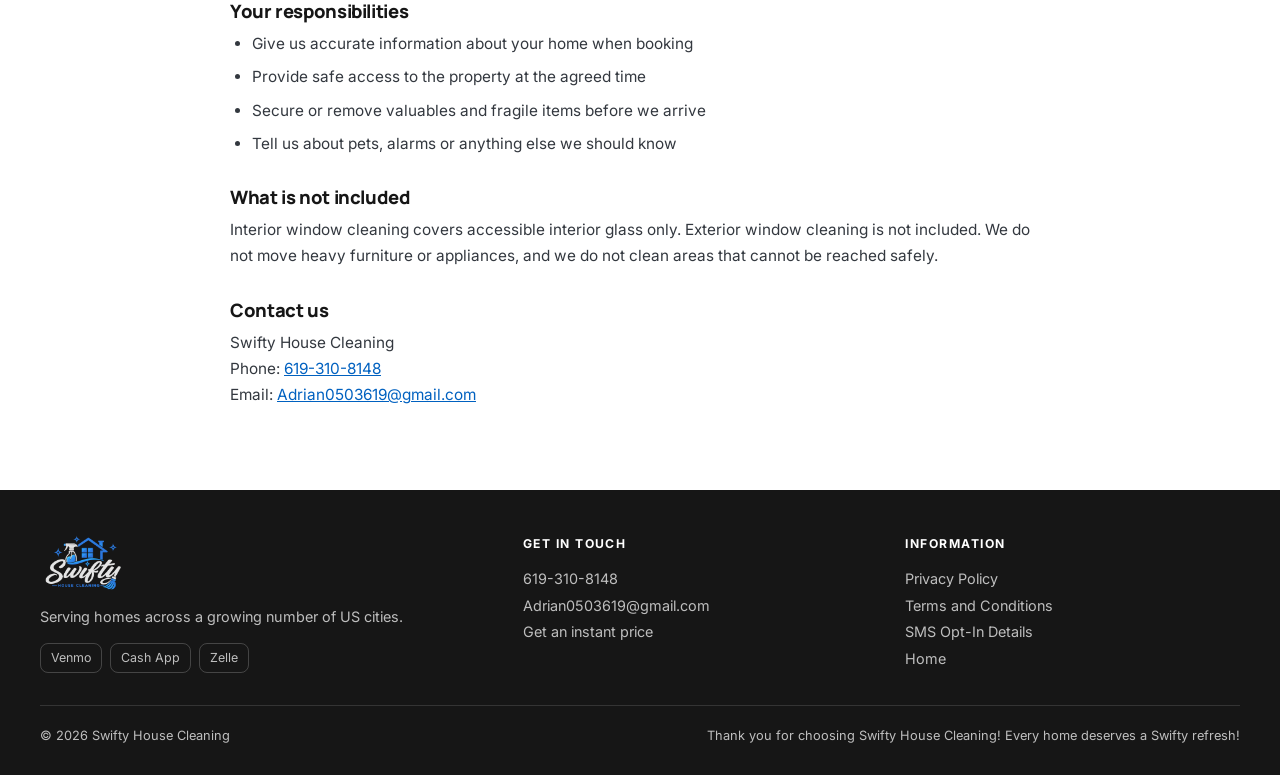
<file: terms.html>
<!DOCTYPE html>
<html lang="en">
<head>
<meta charset="utf-8">
<meta name="viewport" content="width=device-width, initial-scale=1">
<title>Terms and Conditions — Swifty House Cleaning</title>
<meta name="description" content="Terms and Conditions for Swifty House Cleaning, including text messaging terms, message frequency and opt-out instructions.">
<link rel="preconnect" href="https://fonts.googleapis.com">
<link rel="preconnect" href="https://fonts.gstatic.com" crossorigin>
<link href="https://fonts.googleapis.com/css2?family=Inter:wght@400;500;600;700&family=Manrope:wght@500;600;700;800&display=swap" rel="stylesheet">
<link rel="stylesheet" href="./site.css">
</head>
<body>

<header class="header">
  <div class="wrap header__inner">
    <a class="header__logo" href="./"><img src="./logo/swifty-logo.webp" alt="Swifty House Cleaning"></a>
    <a class="btn btn--primary btn--sm" href="./book.html">Get My Price</a>
  </div>
</header>

<main class="wrap"><div class="page">

<h1>Terms and Conditions</h1>
<div class="updated">Last updated 24 August 2026</div>

<p>These terms apply when you book a cleaning with Swifty House Cleaning ("we", "us", "our").
By booking, you agree to them.</p>

<h2>Our service</h2>
<p>We provide residential cleaning services. The price shown when you book is based on the
information you give us about your home. If your home differs significantly from what was
described, we may need to adjust the price and will discuss this with you before starting.</p>

<h2>Bookings</h2>
<ul>
  <li>Bookings are made through our online booking form and confirmed by text message</li>
  <li>We require at least 24 hours notice for a booking</li>
  <li>Bookings can be made up to 60 days in advance</li>
  <li>Times shown are one hour arrival windows, not exact arrival times</li>
  <li>You do not need to be home, provided we have safe access</li>
</ul>

<h2>Text messaging terms</h2>

<div class="box">
  <p><strong>Program description.</strong> Swifty House Cleaning sends transactional text
  messages to customers about their cleaning bookings, including booking confirmations and
  appointment details. We do not send marketing or promotional messages.</p>

  <p><strong>How to opt in.</strong> You opt in by entering your mobile number on our booking
  form and actively agreeing to the consent statement shown next to it. Consent is not
  pre-selected and is not a condition of purchase.</p>

  <p><strong>Message frequency.</strong> Message frequency varies and depends on how often you
  book a cleaning. Most customers receive one message per booking.</p>

  <p><strong>Cost.</strong> Message and data rates may apply.</p>

  <p><strong>How to opt out.</strong> Reply STOP to any message from us to stop receiving text
  messages at any time. You will receive one final message confirming you have been
  unsubscribed.</p>

  <p><strong>How to get help.</strong> Reply HELP to any message, or contact us on
  619-310-8148 or at Adrian0503619@gmail.com.</p>

  <p><strong>Carriers.</strong> Carriers are not liable for delayed or undelivered messages.</p>

  <p>See our <a href="./privacy.html">Privacy Policy</a> for how we handle your mobile
  information. No mobile information will be shared with third parties or affiliates for
  marketing or promotional purposes.</p>
</div>

<h2>Payment</h2>
<p>Payment is due after the cleaning has started. We accept Venmo, Cash App and Zelle. We do
not accept cash, checks, or credit and debit cards.</p>

<h2>Changes and cancellations</h2>
<p>If you need to change or cancel a booking, contact us as soon as you can using the details
below. We ask for as much notice as possible so we can offer the slot to another customer.</p>

<h2>Our responsibilities</h2>
<p>We will carry out your cleaning with reasonable care and skill. Our cleaners are background
checked and insured. If something is not right, contact us and we will put it right.</p>

<h2>Your responsibilities</h2>
<ul>
  <li>Give us accurate information about your home when booking</li>
  <li>Provide safe access to the property at the agreed time</li>
  <li>Secure or remove valuables and fragile items before we arrive</li>
  <li>Tell us about pets, alarms or anything else we should know</li>
</ul>

<h2>What is not included</h2>
<p>Interior window cleaning covers accessible interior glass only. Exterior window cleaning is
not included. We do not move heavy furniture or appliances, and we do not clean areas that
cannot be reached safely.</p>

<h2>Contact us</h2>
<p>
  Swifty House Cleaning<br>
  Phone: <a href="tel:+16193108148">619-310-8148</a><br>
  Email: <a href="mailto:Adrian0503619@gmail.com">Adrian0503619@gmail.com</a>
</p>

</div></main>

<footer class="footer">
  <div class="wrap">
    <div class="footer__grid">
      <div>
        <img src="./logo/swifty-logo-ondark.webp" alt="Swifty House Cleaning">
        <p>Serving homes across a growing number of US cities.</p>
        <div class="footer__pay"><span>Venmo</span><span>Cash App</span><span>Zelle</span></div>
      </div>
      <div>
        <h4>Get in touch</h4>
        <ul>
          <li><a href="tel:+16193108148">619-310-8148</a></li>
          <li><a href="mailto:Adrian0503619@gmail.com">Adrian0503619@gmail.com</a></li>
          <li><a href="./book.html">Get an instant price</a></li>
        </ul>
      </div>
      <div>
        <h4>Information</h4>
        <ul>
          <li><a href="./privacy.html">Privacy Policy</a></li>
          <li><a href="./terms.html">Terms and Conditions</a></li>
          <li><a href="./opt-in.html">SMS Opt-In Details</a></li>
          <li><a href="./">Home</a></li>
        </ul>
      </div>
    </div>
    <div class="footer__base">
      <span>&copy; 2026 Swifty House Cleaning</span>
      <span>Thank you for choosing Swifty House Cleaning! Every home deserves a Swifty refresh!</span>
    </div>
  </div>
</footer>

</body>
</html>
</file>
<file: site.css>
/* Swifty House Cleaning — site styles.
   Ported from the live booking app so the website and the booking form
   look like one product. */

:root{
  --blue:#0061C0;--blue-deep:#004A93;--blue-tint:#E8F1FB;--ink:#161616;
  --slate:#5A6270;--line:#E3E7ED;--surface:#F7F9FB;--white:#fff;--amber:#F5A623;
  --r-sm:8px;--r-md:14px;--r-lg:22px;--r-pill:999px;
  --shadow-sm:0 1px 2px rgba(22,22,22,.06);
  --shadow-md:0 4px 16px rgba(22,22,22,.08);
  --shadow-lg:0 18px 48px rgba(0,74,147,.14);
  --pad:24px;--max:1320px;--header-h:68px;
}
@media(min-width:768px){:root{--pad:40px;--header-h:88px}}
@media(min-width:1400px){:root{--pad:56px}}

*,*::before,*::after{box-sizing:border-box}
html{-webkit-text-size-adjust:100%;scroll-behavior:smooth;overflow-x:clip}
body{margin:0;overflow-x:clip;font-family:'Inter',-apple-system,BlinkMacSystemFont,'Segoe UI',sans-serif;
     font-size:16px;line-height:1.6;color:var(--ink);background:var(--white);-webkit-font-smoothing:antialiased}
img{max-width:100%;display:block}
a{color:inherit}
h1,h2,h3{font-family:'Manrope',sans-serif;font-weight:800;line-height:1.12;letter-spacing:-.02em;margin:0}
h1{font-size:clamp(1.9rem,6.2vw,3.4rem)}
h2{font-size:clamp(1.5rem,4.6vw,2.4rem)}
h3{font-size:1.05rem;letter-spacing:-.01em}
p{margin:0}
:focus-visible{outline:3px solid var(--blue);outline-offset:3px;border-radius:4px}

.wrap{width:100%;max-width:var(--max);margin:0 auto;padding:0 var(--pad)}
.section{padding:52px 0}
@media(min-width:768px){.section{padding:88px 0}}
.section--tint{background:var(--surface)}
section[id]{scroll-margin-top:calc(var(--header-h) + 10px)}
.eyebrow{font-size:.72rem;font-weight:700;letter-spacing:.14em;text-transform:uppercase;color:var(--blue);margin-bottom:10px}
.lede{color:var(--slate);font-size:1rem;margin-top:12px;max-width:54ch}
.section-head{margin-bottom:28px}
@media(min-width:768px){.section-head{margin-bottom:36px}}

.btn{display:inline-flex;align-items:center;justify-content:center;gap:8px;font-family:inherit;
     font-size:1rem;font-weight:600;white-space:nowrap;padding:15px 26px;border:0;border-radius:var(--r-pill);
     cursor:pointer;text-decoration:none;min-height:52px;transition:transform .15s,box-shadow .2s,background .2s}
.btn--primary{background:var(--blue);color:#fff;box-shadow:var(--shadow-md)}
.btn--primary:hover{background:var(--blue-deep);transform:translateY(-1px)}
.btn--ghost{background:transparent;color:var(--blue);border:1.5px solid var(--line)}
.btn--ghost:hover{border-color:var(--blue);background:var(--blue-tint)}
.btn--sm{padding:9px 16px;min-height:40px;font-size:.88rem}

.header{position:relative;z-index:50;height:var(--header-h);background:#fff;border-bottom:1px solid transparent;
        transition:border-color .2s,box-shadow .2s}
@media(min-width:900px){.header{position:sticky;top:0;background:rgba(255,255,255,.94);
        backdrop-filter:saturate(180%) blur(12px)}}
.header.is-stuck{border-bottom-color:var(--line);box-shadow:var(--shadow-sm)}
.header__inner{height:100%;display:flex;align-items:center;justify-content:space-between;gap:12px}
.header__logo{display:flex;align-items:center;height:100%;text-decoration:none}
.header__logo img{height:38px;width:auto}
@media(min-width:768px){.header__logo img{height:56px}}
@media(min-width:1200px){.header__logo img{height:66px}}

.hero{padding:36px 0 44px}
@media(min-width:900px){.hero{padding:76px 0 88px}}
.hero__grid{display:grid;gap:32px;align-items:center}
@media(min-width:900px){.hero__grid{grid-template-columns:1.05fr .95fr;gap:56px}}
.hero__sub{color:var(--slate);font-size:1.02rem;margin-top:14px;max-width:46ch}
.hero__cta{margin-top:24px;display:flex;flex-wrap:wrap;gap:10px}
.hero__price{margin-top:26px;display:flex;align-items:center;gap:14px;padding-top:22px;border-top:1px solid var(--line)}
.hero__price .amt{font-family:'Manrope',sans-serif;font-size:2.6rem;font-weight:800;letter-spacing:-.04em;
                  line-height:1;color:var(--blue);display:flex;align-items:center}
.hero__price .amt sup{font-size:.42em;font-weight:700;top:0;align-self:flex-start;margin-top:.18em;margin-right:2px}
.hero__price .cap{font-family:'Manrope',sans-serif;color:var(--slate);font-size:.9rem;line-height:1.45;font-weight:500}
.hero__media{position:relative}
.hero__media img{width:100%;aspect-ratio:4/3;object-fit:cover;border-radius:var(--r-lg);box-shadow:var(--shadow-lg)}
.hero__stamp{position:absolute;left:14px;bottom:14px;background:rgba(255,255,255,.96);border-radius:var(--r-md);
             padding:9px 14px;box-shadow:var(--shadow-md);font-size:.82rem;font-weight:600}
.hero__stamp span{color:var(--blue)}

.strip{border-block:1px solid var(--line);background:#fff}
.strip__inner{display:grid;grid-template-columns:repeat(2,1fr);gap:1px;background:var(--line)}
@media(min-width:768px){.strip__inner{grid-template-columns:repeat(4,1fr)}}
.strip__item{background:#fff;padding:22px 14px;text-align:center}
.strip__ico{display:grid;place-items:center;width:34px;height:34px;margin:0 auto 8px;color:var(--blue)}
.strip__ico svg{width:27px;height:27px}
.strip__item .k{font-family:'Manrope',sans-serif;font-size:1.22rem;font-weight:800;letter-spacing:-.02em;line-height:1.2}
.strip__item .v{font-size:.8rem;color:var(--slate);margin-top:3px;line-height:1.35}

.cards{display:grid;gap:14px}
@media(min-width:640px){.cards{grid-template-columns:repeat(3,1fr);gap:20px}}
.card{display:block;text-decoration:none;color:inherit;background:#fff;border:1px solid var(--line);
      border-radius:var(--r-lg);padding:24px 22px 20px;transition:border-color .2s,box-shadow .2s,transform .2s}
.card:hover{border-color:var(--blue);box-shadow:var(--shadow-md);transform:translateY(-2px)}
.card__icon{width:48px;height:48px;border-radius:14px;display:grid;place-items:center;
            background:var(--blue-tint);color:var(--blue);margin-bottom:16px}
.card__icon svg{width:26px;height:26px}
.card__icon--1{background:#FFF1DD;color:#B4700D}
.card__icon--2{background:#E7F6EC;color:#17794A}
.card h3{margin-bottom:6px}
.card__note{color:var(--slate);font-size:.9rem}
.card__price{margin-top:14px;padding-top:14px;border-top:1px solid var(--line);color:var(--slate);font-size:.88rem}
.card__price strong{font-family:'Manrope',sans-serif;font-size:1.4rem;color:var(--ink);letter-spacing:-.02em;margin-left:2px}
.card__go{display:inline-block;margin-top:10px;color:var(--blue);font-weight:600;font-size:.88rem}

.steps{display:grid;gap:16px}
@media(min-width:768px){.steps{grid-template-columns:repeat(3,1fr);gap:24px}}
.step{background:#fff;border:1px solid var(--line);border-radius:var(--r-lg);padding:24px 22px}
.step__top{display:flex;align-items:center;gap:12px;margin-bottom:16px}
.step__icon{width:46px;height:46px;border-radius:14px;flex:none;display:grid;place-items:center;
            background:var(--blue);color:#fff;box-shadow:0 4px 12px rgba(0,97,192,.28)}
.step__icon svg{width:23px;height:23px}
.step__n{font-family:'Manrope',sans-serif;font-size:.68rem;font-weight:800;letter-spacing:.16em;
         text-transform:uppercase;color:var(--blue);background:var(--blue-tint);padding:5px 11px;border-radius:var(--r-pill)}
.step h3{margin-bottom:8px}
.step p{color:var(--slate);font-size:.94rem}

.slider__track{display:flex;gap:14px;overflow-x:auto;scroll-snap-type:x mandatory;scroll-behavior:smooth;
               -webkit-overflow-scrolling:touch;scrollbar-width:none;padding:4px 0 8px}
.slider__track::-webkit-scrollbar{display:none}
.slide{flex:0 0 calc(100% - 44px);scroll-snap-align:center;border-radius:var(--r-lg);overflow:hidden;
       background:#fff;border:1px solid var(--line);box-shadow:var(--shadow-md)}
@media(min-width:700px){.slide{flex-basis:56%}}
@media(min-width:1024px){.slide{flex-basis:42%}}
.compare{position:relative;aspect-ratio:4/3;overflow:hidden;user-select:none;background:var(--blue-tint);contain:paint}
.compare img{position:absolute;inset:0;width:100%;height:100%;object-fit:cover;-webkit-user-drag:none}
.compare .after{clip-path:inset(0 0 0 var(--split,50%))}
.compare__handle{position:absolute;top:0;bottom:0;left:var(--split,50%);width:3px;background:#fff;
                 transform:translateX(-50%);box-shadow:0 0 0 1px rgba(0,0,0,.14);touch-action:none;cursor:ew-resize}
.compare__handle::before{content:'';position:absolute;top:0;bottom:0;left:50%;transform:translateX(-50%);width:64px;touch-action:none}
.compare__grip{position:absolute;top:50%;left:50%;transform:translate(-50%,-50%);width:54px;height:54px;
               border-radius:50%;background:var(--blue);color:#fff;display:grid;place-items:center;
               box-shadow:0 6px 20px rgba(0,74,147,.4),0 0 0 4px rgba(255,255,255,.9);pointer-events:none}
.compare__grip svg{width:26px;height:26px}
.compare__layer{position:absolute;inset:0;pointer-events:none}
.compare__layer--b{clip-path:inset(0 calc(100% - var(--split,50%)) 0 0)}
.compare__layer--a{clip-path:inset(0 0 0 var(--split,50%))}
.compare__tag{position:absolute;top:12px;font-size:.68rem;font-weight:700;letter-spacing:.12em;
              text-transform:uppercase;padding:5px 11px;border-radius:var(--r-pill);
              background:rgba(22,22,22,.72);color:#fff;white-space:nowrap}
.compare__tag--b{left:12px}
.compare__tag--a{right:12px;background:var(--blue)}
.slide__foot{display:flex;align-items:center;justify-content:space-between;gap:12px;background:#fff;
             padding:13px 16px;border-top:1px solid var(--line)}
.slide__foot .name{font-weight:600;font-size:.92rem}
.slide__foot .hint{font-size:.75rem;color:var(--slate)}

.crew__track{display:flex;gap:14px;overflow-x:auto;scroll-snap-type:x mandatory;scroll-behavior:smooth;
             scrollbar-width:none;padding:4px 0 8px;align-items:stretch}
.crew__track::-webkit-scrollbar{display:none}
.pro{flex:0 0 calc(100% - 44px);scroll-snap-align:center;display:flex;flex-direction:column;background:#fff;
     border:1px solid var(--line);border-radius:var(--r-lg);padding:24px 20px;text-align:center}
@media(min-width:560px){.pro{flex-basis:calc(50% - 7px)}}
@media(min-width:900px){.pro{flex-basis:calc(33.333% - 10px)}}
@media(min-width:1180px){.pro{flex-basis:calc(25% - 11px)}}
.pro__photo{width:88px;height:88px;border-radius:50%;object-fit:cover;margin:0 auto 12px;flex:none;
            background:var(--blue-tint);box-shadow:0 0 0 4px var(--blue-tint)}
.pro__name{font-family:'Manrope',sans-serif;font-weight:800;font-size:1.08rem}
.pro__meta{display:flex;align-items:center;justify-content:center;gap:7px;margin:6px 0 10px;font-size:.84rem;color:var(--slate)}
.pro__stars{color:var(--amber);letter-spacing:1px}
.pro__quote{font-size:.86rem;color:var(--slate);line-height:1.55;font-style:italic}

.promise{display:grid;gap:26px}
@media(min-width:620px){.promise{grid-template-columns:repeat(2,1fr);gap:30px 34px}}
@media(min-width:1080px){.promise{grid-template-columns:repeat(4,1fr);gap:34px}}
.promise__icon{width:44px;height:44px;border-radius:50%;display:grid;place-items:center;
               background:var(--blue);color:#fff;margin-bottom:14px}
.promise__icon svg{width:22px;height:22px}
.promise__item h3{margin-bottom:8px}
.promise__item p{color:var(--slate);font-size:.94rem}
.promise__contact{display:flex;flex-direction:column;gap:7px;margin-top:14px}
.promise__contact a{display:inline-flex;align-items:center;gap:8px;color:var(--blue);font-weight:600;
                    font-size:.9rem;text-decoration:none;word-break:break-word}
.promise__contact svg{width:16px;height:16px;flex:none}

.smsbox{background:var(--blue-tint);border-radius:var(--r-lg);padding:26px}
@media(min-width:768px){.smsbox{padding:34px}}
.smsbox h2{margin-bottom:12px}
.smsbox p{margin-bottom:12px;color:#33383F;font-size:.96rem}
.smsbox ul{margin:0 0 12px;padding-left:20px;color:#33383F}
.smsbox li{margin-bottom:6px;font-size:.94rem}
.smsbox a{color:var(--blue);font-weight:600}

.faq{max-width:760px;margin:0 auto}
.faq details{border-bottom:1px solid var(--line);padding:18px 0;overflow:hidden}
.faq summary{cursor:pointer;font-weight:600;font-size:.98rem;list-style:none;display:flex;justify-content:space-between;gap:18px}
.faq summary::-webkit-details-marker{display:none}
.faq summary::after{content:'+';color:var(--blue);font-size:1.35rem;line-height:1;flex:none;transition:transform .2s}
.faq details[open] summary::after{transform:rotate(45deg)}
.faq details p{color:var(--slate);font-size:.93rem;margin-top:10px}

.bookband{text-align:center}
.bookband .lede{margin:12px auto 22px}

.footer{background:var(--ink);color:rgba(255,255,255,.72);padding:44px 0 28px}
.footer__grid{display:grid;gap:30px;text-align:center}
@media(min-width:768px){.footer__grid{grid-template-columns:1.3fr 1fr 1fr;gap:48px;text-align:left}}
.footer img{height:56px;width:auto;margin:0 auto 14px}
@media(min-width:768px){.footer img{margin:0 0 14px}}
.footer h4{color:#fff;font-size:.76rem;font-weight:700;letter-spacing:.12em;text-transform:uppercase;margin:0 0 12px}
.footer p,.footer a{font-size:.9rem;line-height:1.85;text-decoration:none}
.footer a:hover{color:#fff}
.footer ul{list-style:none;padding:0;margin:0}
.footer__pay{display:flex;flex-wrap:wrap;gap:8px;margin-top:12px;justify-content:center}
@media(min-width:768px){.footer__pay{justify-content:flex-start}}
.footer__pay span{border:1px solid rgba(255,255,255,.2);border-radius:var(--r-sm);padding:4px 10px;font-size:.78rem}
.footer__base{margin-top:32px;padding-top:20px;border-top:1px solid rgba(255,255,255,.13);font-size:.8rem;
              display:flex;flex-wrap:wrap;gap:8px 20px;justify-content:center;text-align:center}
@media(min-width:768px){.footer__base{justify-content:space-between;text-align:left}}

/* legal + booking pages */
.page{max-width:820px;margin:0 auto;padding:44px 0 70px}
.page h1{font-size:clamp(1.8rem,5vw,2.6rem);margin-bottom:6px}
.page .updated{color:var(--slate);font-size:.9rem;margin-bottom:32px}
.page h2{font-size:1.15rem;margin:30px 0 10px}
.page p,.page li{color:#33383F;font-size:.96rem;line-height:1.7}
.page p{margin:0 0 12px}
.page ul,.page ol{margin:0 0 14px;padding-left:22px}
.page li{margin-bottom:7px}
.page a{color:var(--blue)}
.page .box{background:var(--blue-tint);border-radius:var(--r-md);padding:18px 20px;margin:20px 0}
.page .box p:last-child{margin-bottom:0}
.back{display:inline-flex;align-items:center;gap:7px;color:var(--blue);font-weight:600;
      font-size:.92rem;text-decoration:none;margin-bottom:24px}

.frame{border:1px solid var(--line);border-radius:var(--r-lg);margin:24px 0 10px;
       background:var(--surface);padding:10px;display:flex;align-items:center;justify-content:center;
       min-height:640px;transition:min-height .25s ease}
.frame iframe{width:100%;height:620px;border:0;display:block;border-radius:var(--r-md);
              transition:height .25s ease}
@media(max-width:640px){.frame{padding:0;border:0;background:transparent;min-height:0}
                        .frame iframe{height:660px}}

.frame__note{font-size:.9rem;color:var(--slate);line-height:1.6;background:var(--surface);
             border:1px solid var(--line);border-radius:var(--r-md);padding:14px 16px;margin:4px 0 0}
.frame__note a{color:var(--blue);font-weight:700;white-space:nowrap}
</file>
